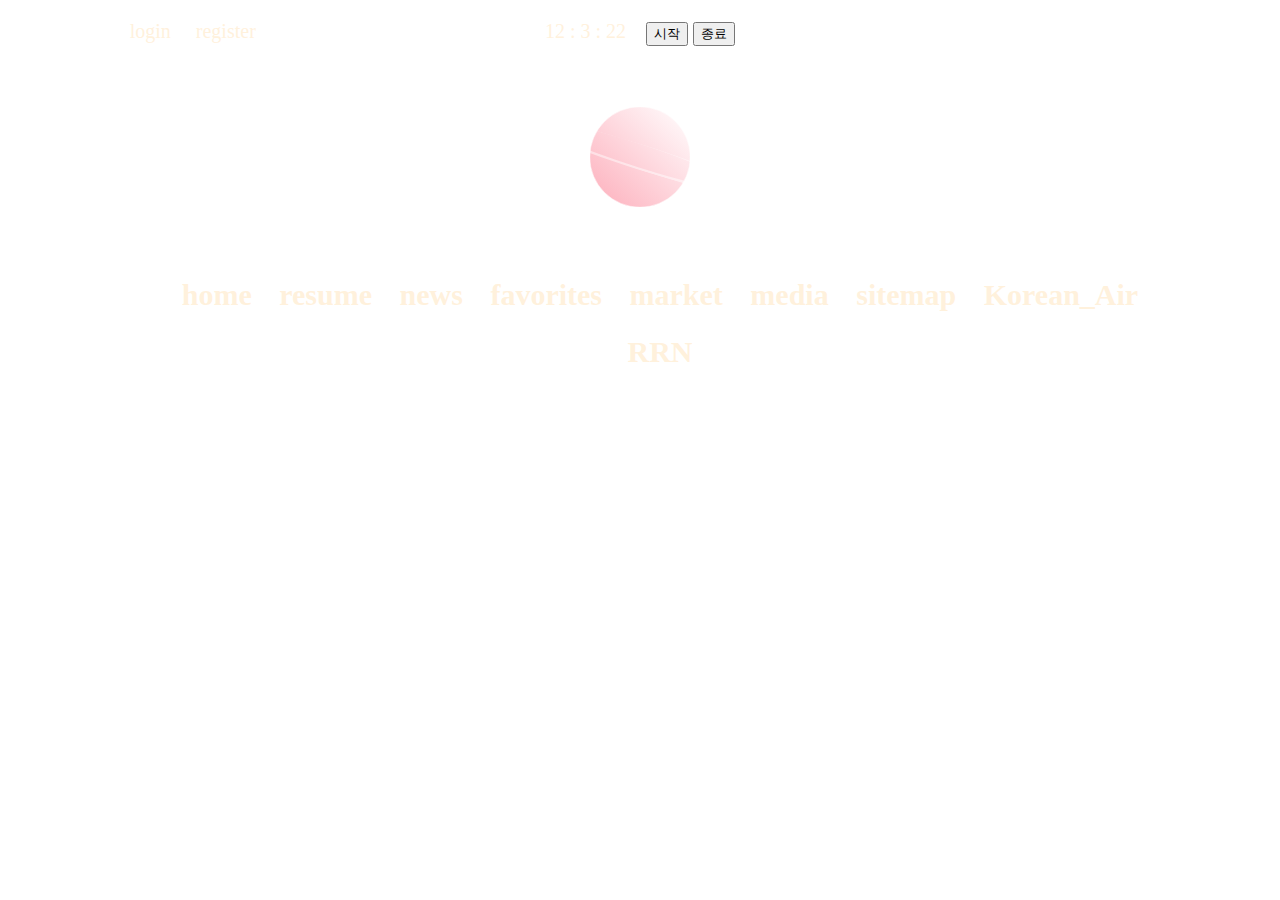
<file: index.html>
<!DOCTYPE html>
<html lang="en">

<head>
    <meta charset="UTF-8" />
    <meta http-equiv="X-UA-Compatible" content="IE=edge" />
    <meta name="viewport" content="width=device-width, initial-scale=1.0" />
    <title>김영신의 닷홈</title>
    <link rel="stylesheet" href="./CSS/index.css" />
    <link rel="stylesheet" href="./CSS/animation.css">
    <script src="./JavaScript/index.js"></script>
</head>

<login>
    <div class="box_inner">
        <div class="login_top">
            <div class="login_left">
                <a href="./login.html">login</a>
                <a href="./register.html">register</a>
            </div>
            <div class="login_center">
                <span id="time">Time</span>
                <div class="time_controller">
                    <button id="timeStart">시작</button>
                    <button id="timeStop">종료</button>
                </div>
            </div>
            <div class="login_right">

            </div>
        </div>
    </div>
</login>

<header>
    <div class="moon">
        <div id="tails"></div>
    </div>
    <div class="box_inner">
        <ul>
            <li><a href="./index.html">home</a></li>
            <li><a href="./resume.html">resume</a></li>
            <li><a href="./news.html">news</a></li>
            <li><a href="./favorites.html">favorites</a></li>
            <li><a href="./market.html">market</a></li>
            <li><a href="./media_query.html">media</a></li>
            <li><a href="./sitemap.html">sitemap</a></li>
            <li><a href="./Korean Air/Korean Air.html">Korean_Air</a></li>
            <li><a href="./civilnum.html">RRN</a></li>
        </ul>
    </div>
</header>

<body>
    <div class="tail">
        <div id="tail1"></div>
        <div id="tail2"></div>
        <div id="tail3"></div>
        <div id="tail4"></div>
        <div id="tail5"></div>
        <div id="tail6"></div>
        <div id="tail7"></div>
        <div id="tail8"></div>
        <div id="tail9"></div>
        <div id="tail10"></div>
        <div id="tail11"></div>
        <div id="tail12"></div>
    </div>
</body>
</html>
</file>
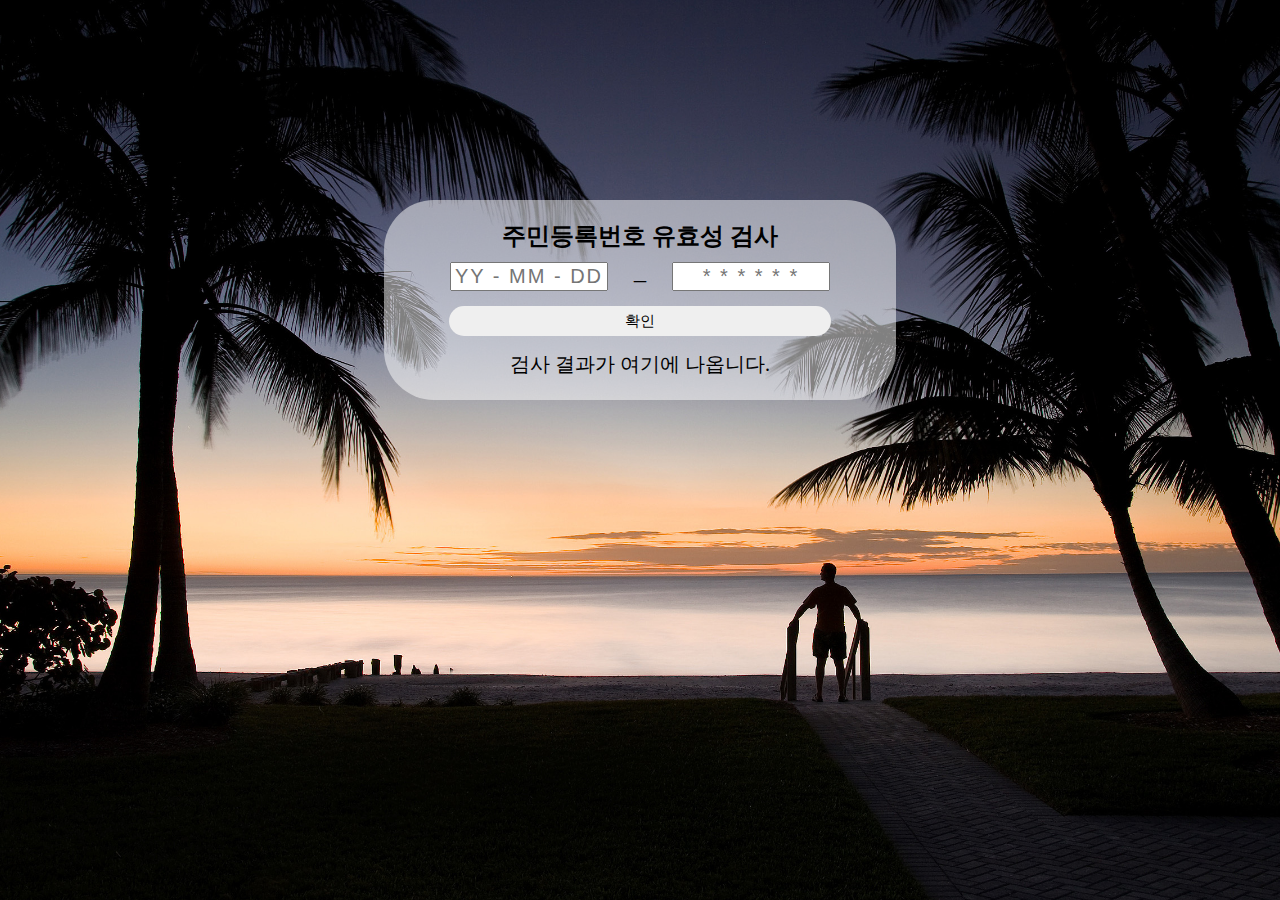
<file: civilnum.html>
<!DOCTYPE html>
<html lang="en">

<head>
    <meta charset="UTF-8">
    <meta http-equiv="X-UA-Compatible" content="IE=edge">
    <meta name="viewport" content="width=device-width, initial-scale=1.0">
    <title>주민등록번호 유효성 검사</title>
    <link rel="stylesheet" href="./CSS/civilnum.css">
    <script src="./JavaScript/civilnum.js"></script>
</head>

<body>
    <div class="box_inner">
        <main>
            <h2>주민등록번호 유효성 검사</h2>
            <div class="checkNum">
                <input type="text" id="firstNum" placeholder="YY - MM - DD">
                <span> ㅡ </span>
                <input type="password" id="rearNum" placeholder="* * * * * *">
            </div>
            <input type="button" id="civilNum_check" value="확인">
            <p id="result">검사 결과가 여기에 나옵니다.</p>
        </main>
    </div>

</body>

</html>
</file>
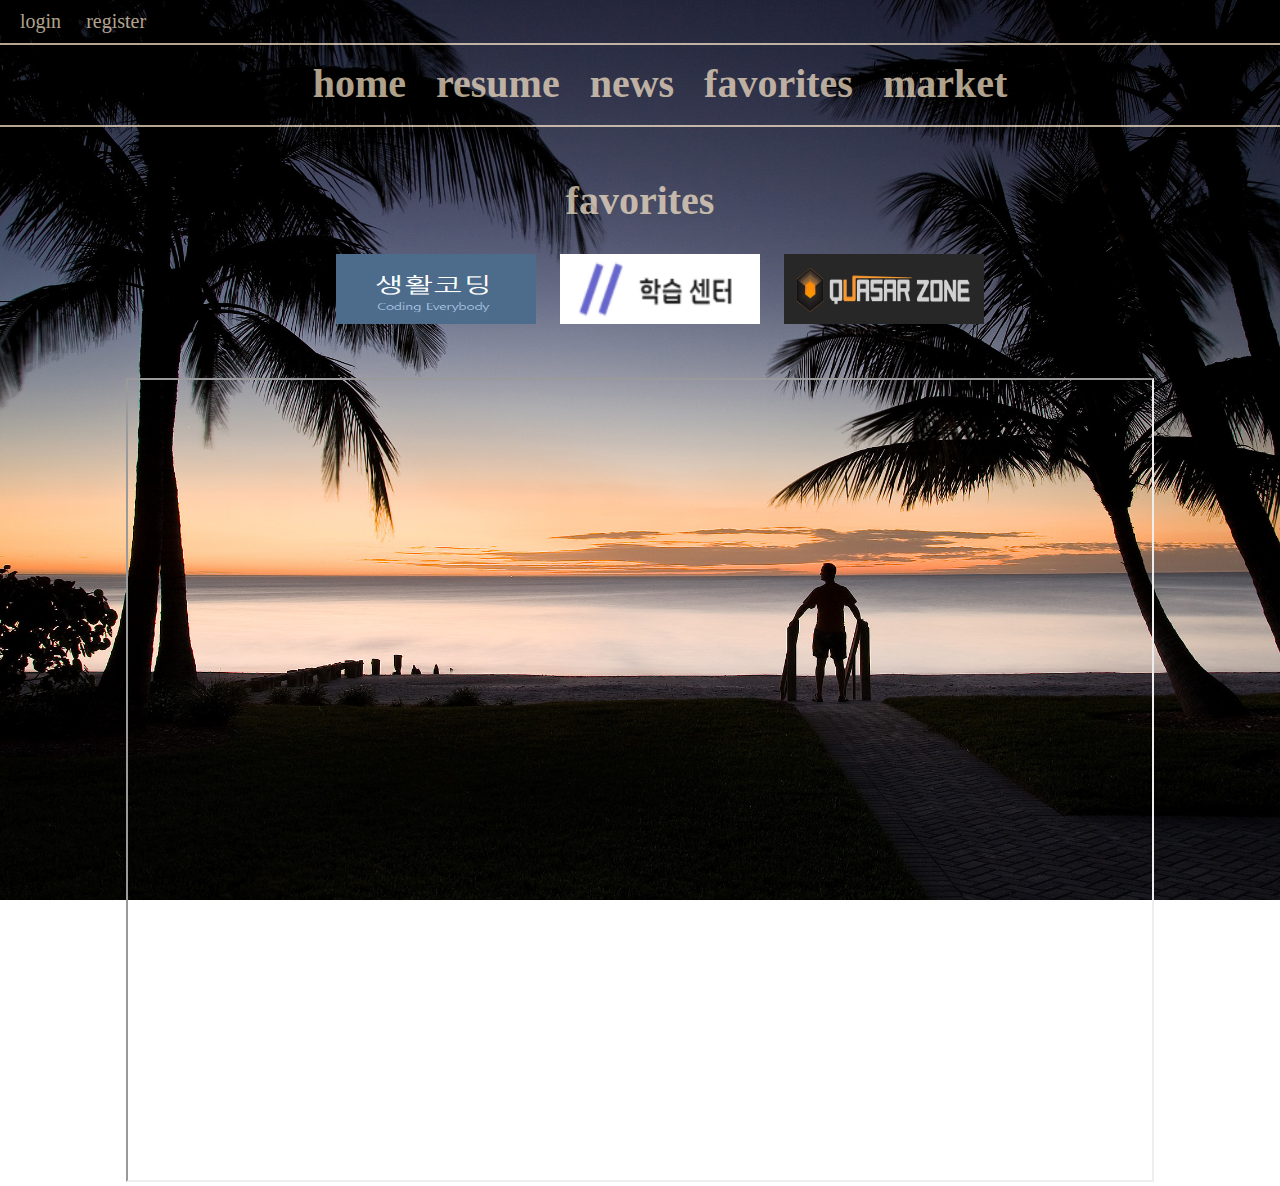
<file: favorites.html>
<!DOCTYPE html>
<html lang="en">

<head>
    <meta charset="UTF-8" />
    <meta http-equiv="X-UA-Compatible" content="IE=edge" />
    <meta name="viewport" content="width=device-width, initial-scale=1.0" />
    <title>자주 가는 사이트들</title>
    <link rel="stylesheet" href="./CSS/favorites.css" />
</head>
<login>
    <a href="./login.html">login</a>
    <a href="./register.html">register</a>
</login>
<header>
    <ul>
        <li><a href="./index.html">home</a></li>
        <li><a href="./resume.html">resume</a></li>
        <li><a href="./news.html">news</a></li>
        <li><a href="./favorites.html">favorites</a></li>
        <li><a href="./market.html">market</a></li>
    </ul>
</header>

<body>
    <h2 class="font">favorites</h2>
    <ul>
        <li>
            <a href="https://opentutorials.org/course/1" target="favorites">
                <img src="./img/생활코딩.png" alt="" />
            </a>
        </li>
        <li>
            <a href="https://koreaitgn.lms.elice.io/home" target="favorites">
                <img src="./img/앨리스코딩.png" alt="" />
            </a>
        </li>
        <li>
            <a href="https://quasarzone.com/" target="favorites">
                <img src="./img/퀘이사존.png" alt="" />
            </a>
        </li>
    </ul>

    <p>
        <iframe name="favorites"></iframe>
    </p>
</body>

</html>
</file>
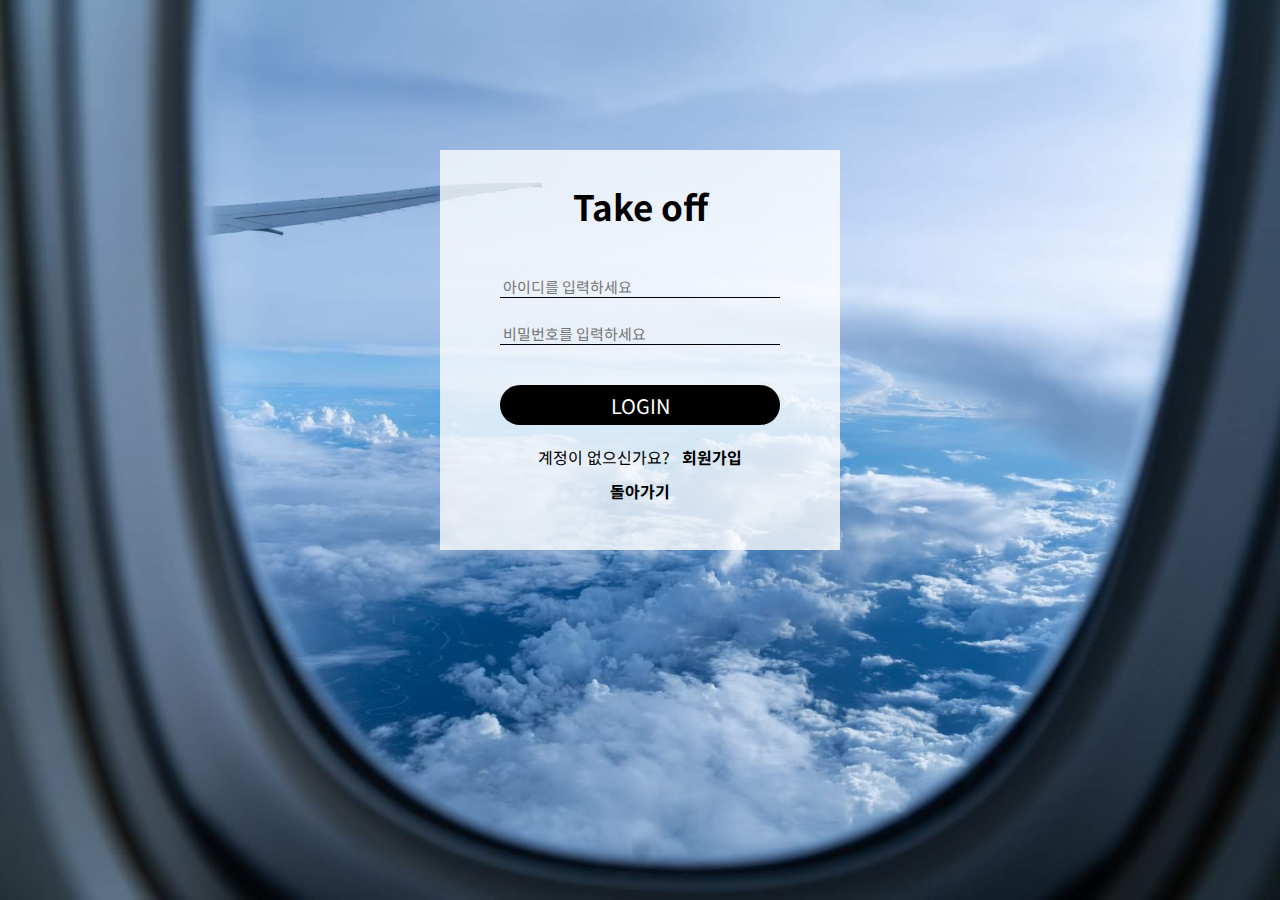
<file: login.html>
<!DOCTYPE html>
<html lang="en">

<head>
    <meta charset="UTF-8">
    <meta http-equiv="X-UA-Compatible" content="IE=edge">
    <meta name="viewport" content="width=device-width, initial-scale=1.0">
    <title>로그인
    </title>
    <link rel="stylesheet" href="./CSS/login.css">
    <link rel="preconnect" href="https://fonts.googleapis.com">
    <link rel="preconnect" href="https://fonts.gstatic.com" crossorigin>
    <link href="https://fonts.googleapis.com/css2?family=Noto+Sans+KR:wght@100;300;400;500;700;900&display=swap"
        rel="stylesheet">
</head>

<body>
    <div>
        <h2>Take off
        </h2>
        <form action="#" method="post">
            <input type="text" placeholder="아이디를 입력하세요">
            <input type="password" placeholder="비밀번호를 입력하세요">
            <input type="submit" value="LOGIN">
        </form>
        <p>계정이 없으신가요? &nbsp; <a href="./register.html">회원가입</a></p>
        <a class="null" href="./index.html">돌아가기</a>
    </div>
</body>

</html>
</file>
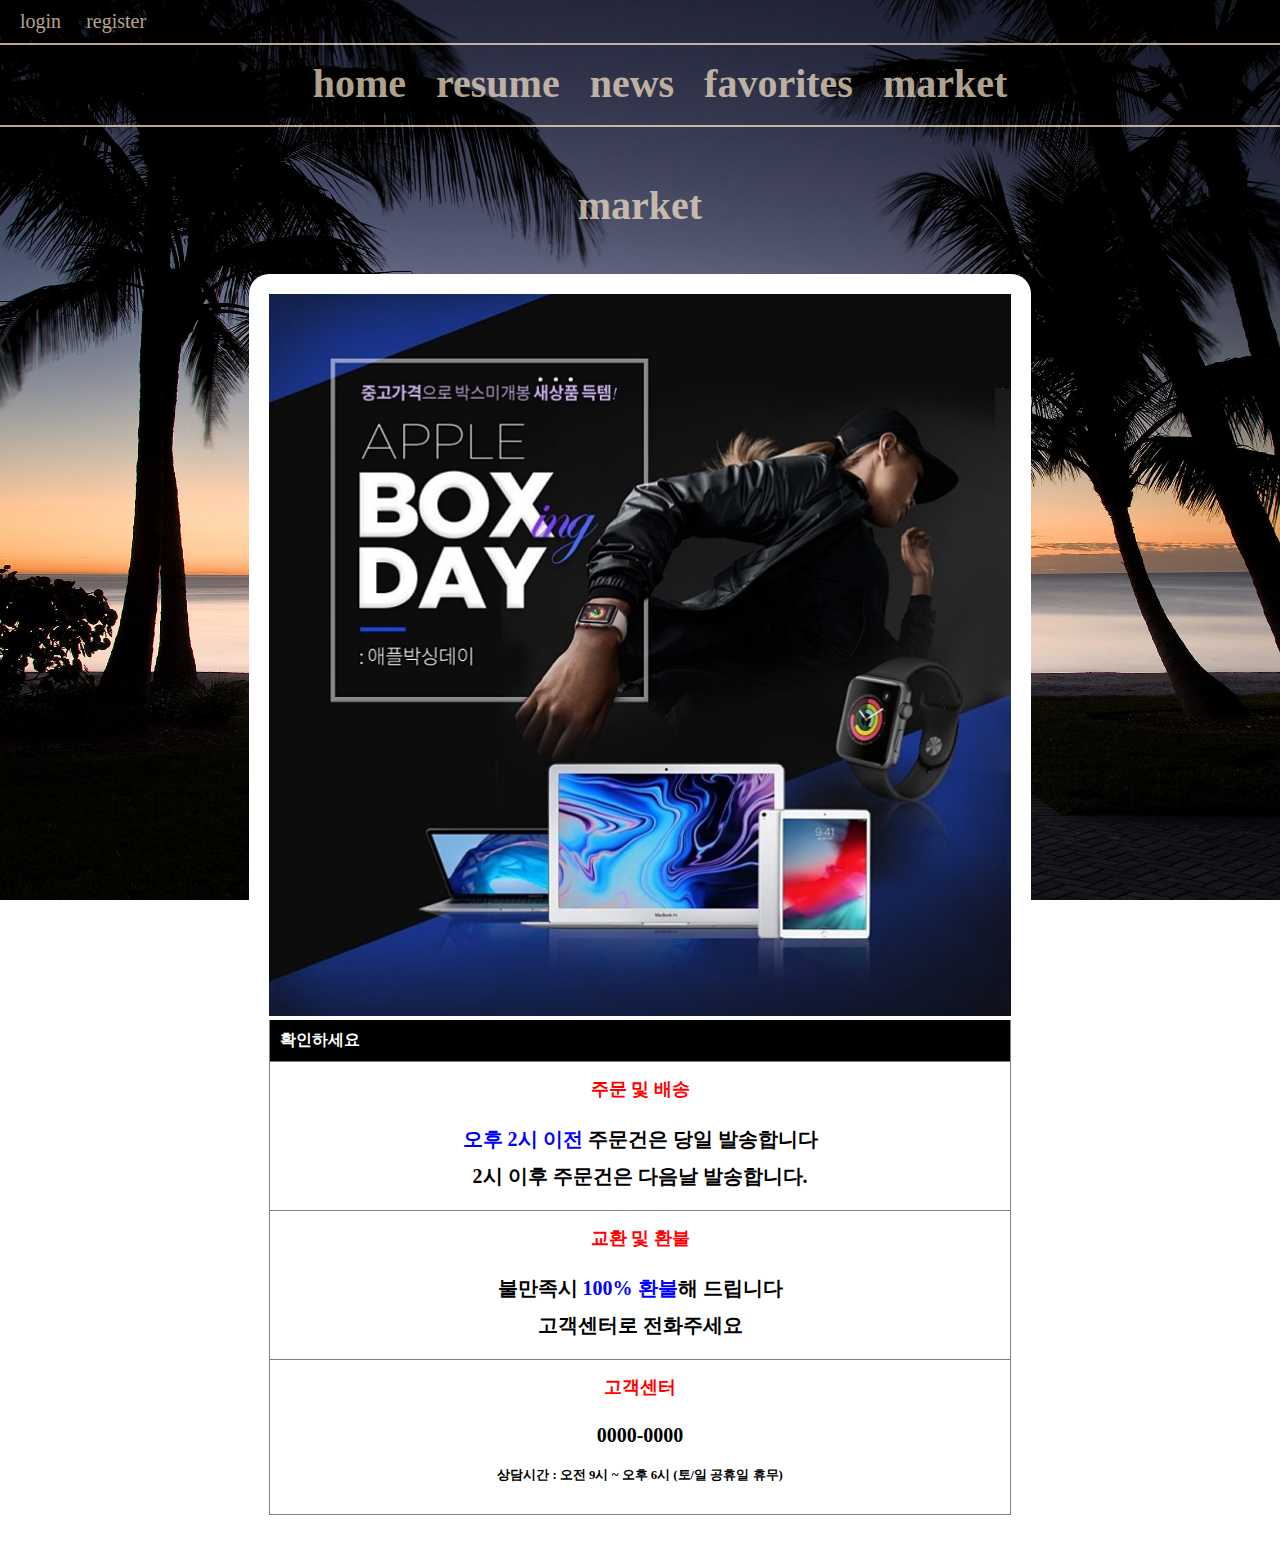
<file: market.html>
<!DOCTYPE html>
<html lang="en">

<head>
    <meta charset="UTF-8">
    <meta http-equiv="X-UA-Compatible" content="IE=edge">
    <meta name="viewport" content="width=device-width, initial-scale=1.0">
    <title>Market</title>
    <link rel="stylesheet" href="./CSS/market.css">
</head>
<login>
    <a href="./login.html">login</a>
    <a href="./register.html">register</a>
</login>
<header>
    <ul>
        <li><a href="./index.html">home</a></li>
        <li><a href="./resume.html">resume</a></li>
        <li><a href="./news.html">news</a></li>
        <li><a href="./favorites.html">favorites</a></li>
        <li><a href="./market.html">market</a></li>
    </ul>
</header>

<body>
    <h2 class="font">market</h2>
    <main>
        <p><img src="./img/apple.jpg" alt=""></p>
        <div class="conform">확인하세요</div>

        <div>
            <h2>주문 및 배송</h2>
            <p><span>오후 2시 이전</span> 주문건은 당일 발송합니다</p>
            <p>2시 이후 주문건은 다음날 발송합니다.</p>
        </div>

        <div>
            <h2>교환 및 환불</h2>
            <p>불만족시 <span>100% 환불</span>해 드립니다</p>
            <p>고객센터로 전화주세요</p>
        </div>

        <div>
            <h2>고객센터</h2>
            <p>0000-0000</p>
            <p id="time">상담시간 : 오전 9시 ~ 오후 6시 (토/일 공휴일 휴무)</p>
        </div>
    </main>
</body>
<br>

</html>
</file>
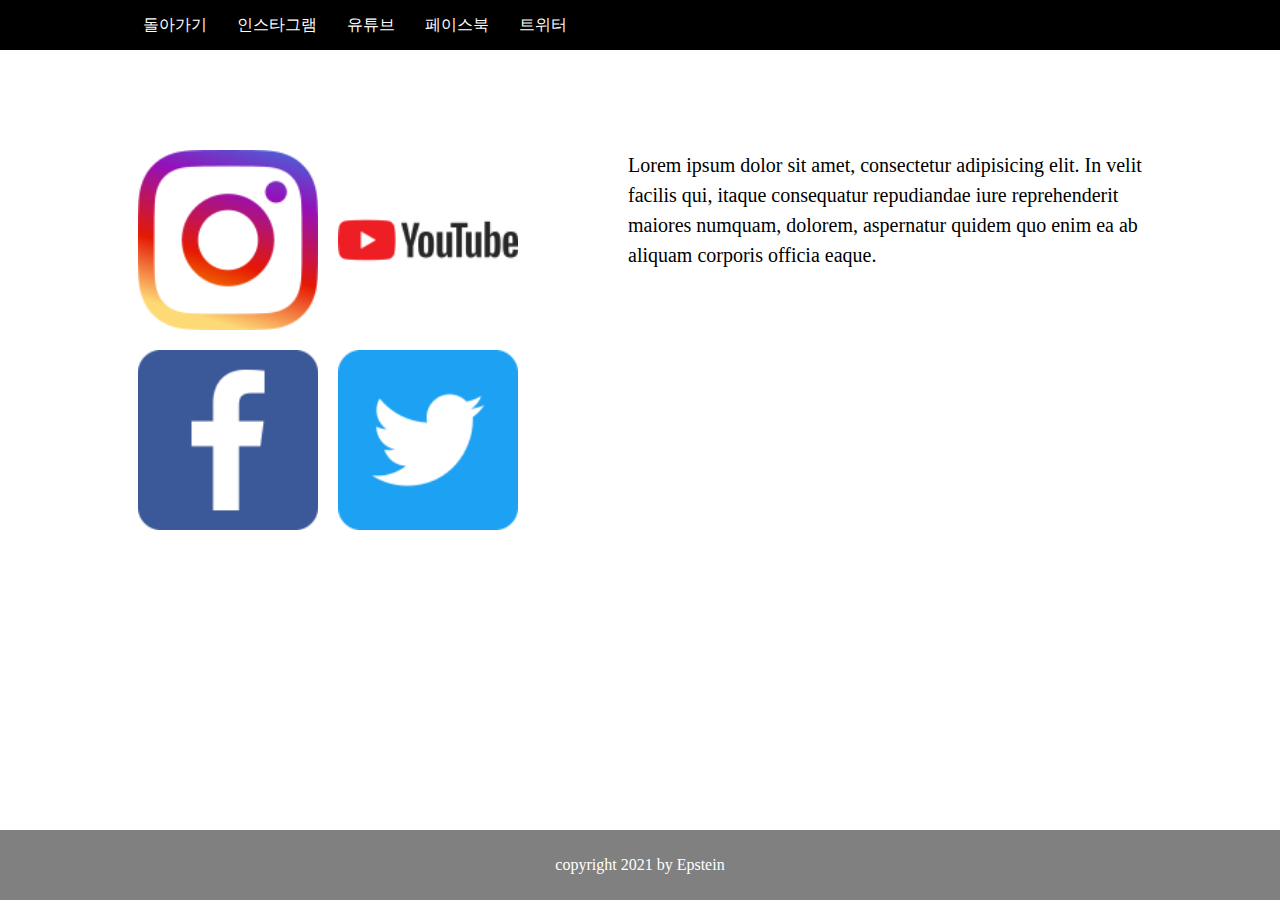
<file: media_query.html>
<!DOCTYPE html>
<html lang="en">
<head>
    <meta charset="UTF-8">
    <meta http-equiv="X-UA-Compatible" content="IE=edge">
    <meta name="viewport" content="width=device-width, initial-scale=1.0">
    <title>미디어 쿼리 - 2</title>
    <link rel="stylesheet" href="./CSS/media_query.css">
</head>
<body>
    <div id="container">
        <div class="header">
            <div class="nav">
                <ul>
                    <li><a href="./index.html">돌아가기</a></li>
                    <li>인스타그램</li>
                    <li>유튜브</li>
                    <li>페이스북</li>
                    <li>트위터</li>
                </ul>
            </div>
        </div>
        <div id="contents">
            <div id="intro">
                <img src="./img/instagram.png" alt="인스타그램">
                <img src="./img/youtube.png" alt="유튜브">
                <img src="./img/facebook.png" alt="페이스북">
                <img src="./img/twitter.png" alt="트위터">
            </div>
            <div id="desc" class="text">
                <p>Lorem ipsum dolor sit amet, consectetur adipisicing elit. In velit facilis qui, itaque consequatur repudiandae iure reprehenderit maiores numquam, dolorem, aspernatur quidem quo enim ea ab aliquam corporis officia eaque.</p>
            </div>
        </div>
        <div id="footer">
            <p>copyright 2021 by Epstein</p>
        </div>
    </div>
</body>
</html>
</file>
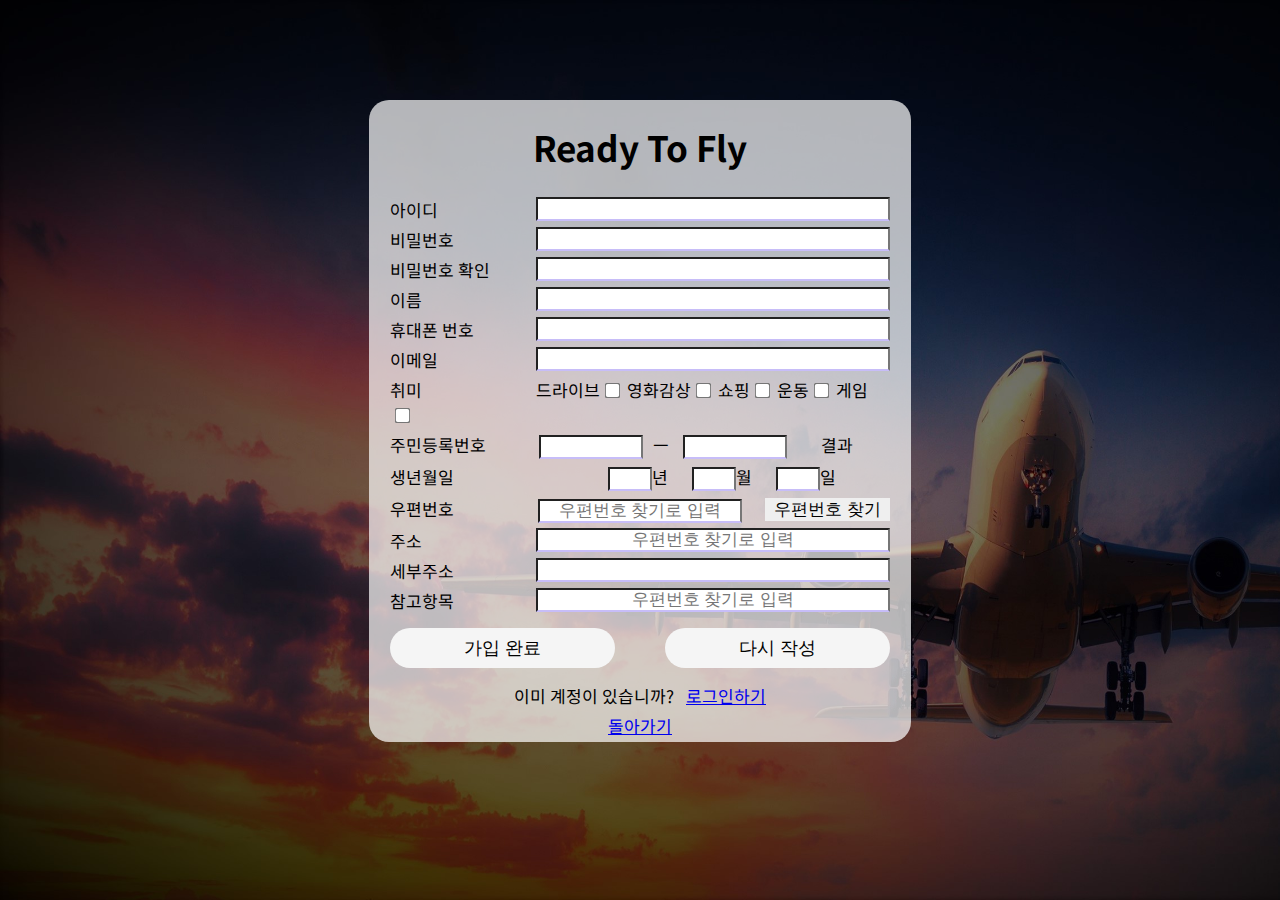
<file: register.html>
<!DOCTYPE html>
<html lang="en">

<head>
    <meta charset="UTF-8" />
    <meta http-equiv="X-UA-Compatible" content="IE=edge" />
    <meta name="viewport" content="width=device-width, initial-scale=1.0" />
    <title>회원 가입</title>
    <link rel="stylesheet" href="./CSS/register.css" />
    <link rel="preconnect" href="https://fonts.googleapis.com" />
    <link rel="preconnect" href="https://fonts.gstatic.com" crossorigin />
    <link href="https://fonts.googleapis.com/css2?family=Noto+Sans+KR:wght@100;300;400;500;700;900&display=swap"
        rel="stylesheet" />
    <script src="//t1.daumcdn.net/mapjsapi/bundle/postcode/prod/postcode.v2.js"></script>
    <script src="https://code.jquery.com/jquery-3.6.0.min.js"
    integrity="sha256-/xUj+3OJU5yExlq6GSYGSHk7tPXikynS7ogEvDej/m4=" crossorigin="anonymous"></script>
    <script>
        function execDaumPostcode() {
            new daum.Postcode({
                oncomplete: function(data) {
                    // 팝업에서 검색결과 항목을 클릭했을때 실행할 코드를 작성하는 부분.

                    // 각 주소의 노출 규칙에 따라 주소를 조합한다.
                    // 내려오는 변수가 값이 없는 경우엔 공백('')값을 가지므로, 이를 참고하여 분기 한다.
                    var addr = ""; // 주소 변수
                    var extraAddr = ""; // 참고항목 변수

                    //사용자가 선택한 주소 타입에 따라 해당 주소 값을 가져온다.
                    if (data.userSelectedType === "R") {
                        // 사용자가 도로명 주소를 선택했을 경우
                        addr = data.roadAddress;
                    } else {
                        // 사용자가 지번 주소를 선택했을 경우(J)
                        addr = data.jibunAddress;
                    }

                    // 사용자가 선택한 주소가 도로명 타입일때 참고항목을 조합한다.
                    if (data.userSelectedType === "R") {
                        // 법정동명이 있을 경우 추가한다. (법정리는 제외)
                        // 법정동의 경우 마지막 문자가 "동/로/가"로 끝난다.
                        if (data.bname !== "" && /[동|로|가]$/g.test(data.bname)) {
                            extraAddr += data.bname;
                        }
                        // 건물명이 있고, 공동주택일 경우 추가한다.
                        if (data.buildingName !== "" && data.apartment === "Y") {
                            extraAddr +=
                                extraAddr !== ""
                                    ? ", " + data.buildingName
                                    : data.buildingName;
                        }
                        // 표시할 참고항목이 있을 경우, 괄호까지 추가한 최종 문자열을 만든다.
                        if (extraAddr !== "") {
                            extraAddr = " (" + extraAddr + ")";
                        }
                        // 조합된 참고항목을 해당 필드에 넣는다.
                        document.getElementById("address3").value = extraAddr;
                    } else {
                        document.getElementById("address3").value = "";
                    }

                    // 우편번호와 주소 정보를 해당 필드에 넣는다.
                    document.getElementById("zipcode").value = data.zonecode;
                    document.getElementById("address1").value = addr;
                    // 커서를 상세주소 필드로 이동한다.
                    document.getElementById("address2").focus();
                },
            }).open();
        }
    </script>
</head>

<body>
    <div id="wrapper">
        <h2>Ready To Fly</h2>
        <form action="#" method="post" name="regform" onsubmit="return sendit()">
            <p>
                아이디
                <input type="text" name="userid" id="userid" maxlength="20" />
            </p>
            <p>
                비밀번호
                <input type="password" name="userpw" id="userpw" maxlength="20" />
            </p>
            <p>
                비밀번호 확인
                <input type="password" name="userpw_re" id="userpw_re" maxlength="20" />
            </p>
            <p>이름 <input type="text" name="name" id="name" /></p>
            <p>휴대폰 번호 <input type="text" name="hp" id="hp" /></p>
            <p>이메일 <input type="email" name="email" id="email" /></p>
            <p>
                취미
                <label>드라이브<input type="checkbox" name="hobby" value="드라이브" /></label>
                <label>영화감상<input type="checkbox" name="hobby" value="영화감상" /></label>
                <label>쇼핑<input type="checkbox" name="hobby" value="쇼핑" /></label>
                <label>운동<input type="checkbox" name="hobby" value="운동" /></label>
                <label>게임<input type="checkbox" name="hobby" value="게임" /></label>
            </p>
            <p>
                주민등록번호
                <input type="text" name="ssn1" id="ssn1" maxlength="6" onkeyup="moveFocus()" /><span>ㅡ</span>
                <input type="text" name="ssn2" id="ssn2" maxlength="7" onkeyup="isPerson()" />
                <span id="RNN_check">결과</span>
            </p>
            <p id="birth">
                생년월일 
                <input type="text" name="year" readonly />년
                <input type="text" name="month" readonly />월
                <input type="text" name="day" readonly />일
            </p>
            <p>
                우편번호
                <input type="text" name="zipcode" id="zipcode" readonly />
                <input type="button" value="우편번호 찾기" name="zipBtn" onclick="execDaumPostcode()" />
            </p>
            <p>주소 <input type="text" name="address1" id="address1" readonly /></p>
            <p>세부주소 <input type="text" name="address2" id="address2" /></p>
            <p>
                참고항목 <input type="text" name="address3" id="address3" readonly />
            </p>
            <p>
                <input type="submit" value="가입 완료" />
                <input type="reset" value="다시 작성" />
            </p>
        </form>
        <p class="null">
            이미 계정이 있습니까? &nbsp; <a href="./login.html">로그인하기</a>
        </p>
        <p><a href="./index.html">돌아가기</a></p>
    </div>
</body>
<script src="./JavaScript/register.js"></script>

</html>
</file>
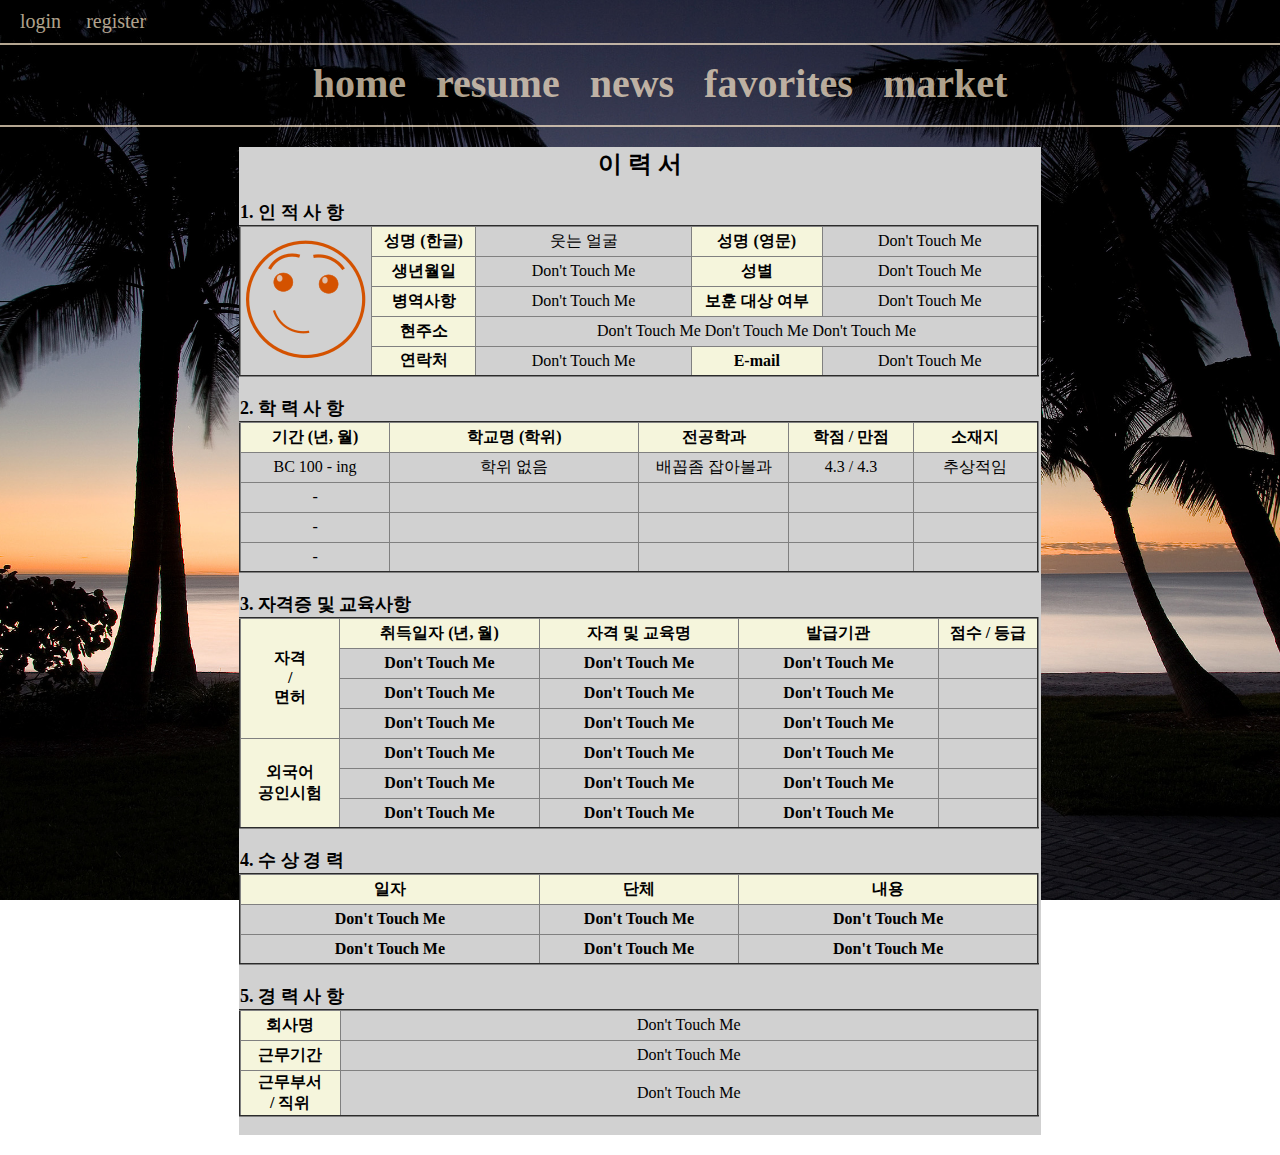
<file: resume.html>
<!DOCTYPE html>
<html lang="en">

<head>
    <meta charset="UTF-8" />
    <meta http-equiv="X-UA-Compatible" content="IE=edge" />
    <meta name="viewport" content="width=device-width, initial-scale=1.0" />
    <title>나를 누르지 마세요</title>
    <link rel="stylesheet" href="./CSS/resume.css" />
</head>
<login>
    <a href="./login.html">login</a>
    <a href="./register.html">register</a>
</login>
<header>
    <ul>
        <li><a href="./index.html">home</a></li>
        <li><a href="./resume.html">resume</a></li>
        <li><a href="./news.html">news</a></li>
        <li><a href="./favorites.html">favorites</a></li>
        <li><a href="./market.html">market</a></li>
    </ul>
</header>

<main>

    <body>
        <table align="center">
            <tr>
                <td align="center" width="800">
                    <h2>이 력 서</h2>
                </td>
            </tr>
        </table>

        <table width="800" align="center">
            <tr>
                <td>
                    <br />
                    <p><b class="string">1. 인 적 사 항</b></p>
                </td>
            </tr>
        </table>

        <table border="2" width="800" align="center">
            <colgroup>
                <col width="110" />
                <col width="120" />
                <col width="250" />
                <col width="150" />
                <col width="250" />
            </colgroup>

            <tr height="30">
                <th rowspan="5">
                    <a
                        href="https://image.fmkorea.com/files/attach/new/20180508/4330174/991486863/1048342035/0a4f22e8f85b7111a5eb413dd581ec46.jpg"><img
                            src="./img/happy.png" alt="누르지 마세요" title="누르지 마세요" /></a>
                </th>
                <th class="color">성명 (한글)</th>
                <td align="center">웃는 얼굴</td>
                <th class="color">성명 (영문)</th>
                <td align="center">Don't Touch Me</td>
            </tr>
            <tr height="30">
                <th class="color">생년월일</th>
                <td align="center">Don't Touch Me</td>
                <th class="color">성별</th>
                <td align="center">Don't Touch Me</td>
            </tr>
            <tr height="30" align="center">
                <th class="color">병역사항</th>
                <td>Don't Touch Me</td>
                <th class="color">보훈 대상 여부</th>
                <td>Don't Touch Me</td>
            </tr>
            <tr height="30">
                <th class="color">현주소</th>
                <td colspan="3" align="center">
                    Don't Touch Me Don't Touch Me Don't Touch Me
                </td>
            </tr>
            <tr height="30">
                <th class="color">연락처</th>
                <td align="center">Don't Touch Me</td>
                <th class="color">E-mail</th>
                <td align="center">Don't Touch Me</td>
            </tr>
        </table>

        <table width="800" align="center">
            <tr>
                <td>
                    <br />
                    <p><b class="string">2. 학 력 사 항</b></p>
                </td>
            </tr>
        </table>

        <table width="800" align="center" border="2">
            <colgroup>
                <col width="150" />
                <col width="250" />
                <col width="150" />
                <col width="125" />
                <col width="125" />
            </colgroup>

            <tr class="color" height="30">
                <th class="color">기간 (년, 월)</th>
                <th class="color">학교명 (학위)</th>
                <th class="color">전공학과</th>
                <th class="color">학점 / 만점</th>
                <th class="color">소재지</th>
            </tr>
            <tr align="center" height="30">
                <td>BC 100 - ing</td>
                <td>학위 없음</td>
                <td>배꼽좀 잡아볼과</td>
                <td>4.3 / 4.3</td>
                <td>추상적임</td>
            </tr>
            <tr align="center" height="30">
                <td>-</td>
                <td></td>
                <td></td>
                <td></td>
                <td></td>
            </tr>
            <tr align="center" height="30">
                <td>-</td>
                <td></td>
                <td></td>
                <td></td>
                <td></td>
            </tr>
            <tr align="center" height="30">
                <td>-</td>
                <td></td>
                <td></td>
                <td></td>
                <td></td>
            </tr>
        </table>

        <table width="800" align="center">
            <tr>
                <td>
                    <br />
                    <p><b class="string">3. 자격증 및 교육사항</b></p>
                </td>
            </tr>
        </table>

        <table width="800" align="center" border="2">
            <colgroup>
                <col width="100" />
                <col width="200" />
                <col width="200" />
                <col width="200" />
                <col width="100" />
            </colgroup>
            <tr height="30">
                <th class="color" rowspan="4">
                    자격<br />
                    <p>/</p>
                    면허
                </th>
                <th class="color">취득일자 (년, 월)</th>
                <th class="color">자격 및 교육명</th>
                <th class="color">발급기관</th>
                <th class="color">점수 / 등급</th>
            </tr>
            <tr height="30">
                <th>Don't Touch Me</th>
                <th>Don't Touch Me</th>
                <th>Don't Touch Me</th>
                <th></th>
            </tr>
            <tr height="30">
                <th>Don't Touch Me</th>
                <th>Don't Touch Me</th>
                <th>Don't Touch Me</th>
                <th></th>
            </tr>
            <tr height="30">
                <th>Don't Touch Me</th>
                <th>Don't Touch Me</th>
                <th>Don't Touch Me</th>
                <th></th>
            </tr>
            <tr height="30">
                <th class="color" rowspan="3">
                    <p>외국어</p>
                    <p>공인시험</p>
                </th>
                <th>Don't Touch Me</th>
                <th>Don't Touch Me</th>
                <th>Don't Touch Me</th>
                <th></th>
            </tr>
            <tr height="30">
                <th>Don't Touch Me</th>
                <th>Don't Touch Me</th>
                <th>Don't Touch Me</th>
                <th></th>
            </tr>
            <tr height="30">
                <th>Don't Touch Me</th>
                <th>Don't Touch Me</th>
                <th>Don't Touch Me</th>
                <th></th>
            </tr>
        </table>

        <table width="800" align="center">
            <tr>
                <td>
                    <br />
                    <p><b class="string">4. 수 상 경 력</b></p>
                </td>
            </tr>
        </table>

        <table width="800" align="center" border="2">
            <colgroup>
                <col width="300" />
                <col width="200" />
                <col width="300" />
            </colgroup>
            <tr height="30">
                <th class="color">일자</th>
                <th class="color">단체</th>
                <th class="color">내용</th>
            </tr>
            <tr height="30">
                <th>Don't Touch Me</th>
                <th>Don't Touch Me</th>
                <th>Don't Touch Me</th>
            </tr>
            <tr height="30">
                <th>Don't Touch Me</th>
                <th>Don't Touch Me</th>
                <th>Don't Touch Me</th>
            </tr>
        </table>

        <table width="800" align="center">
            <tr>
                <td>
                    <br />
                    <p><b class="string">5. 경 력 사 항</b></p>
                </td>
            </tr>
        </table>

        <table width="800" align="center" border="2">
            <colgruop>
                <col width="100" />
            </colgruop>
            <tr height="30" align="center">
                <th class="color">회사명</th>
                <td>Don't Touch Me</td>
            </tr>
            <tr height="30" align="center">
                <th class="color">근무기간</th>
                <td>Don't Touch Me</td>
            </tr>
            <tr height="30" align="center">
                <th class="color">근무부서 <br />/ 직위</th>
                <td>Don't Touch Me</td>
            </tr>
        </table>

        <br />
    </body>
</main>

</html>
</file>
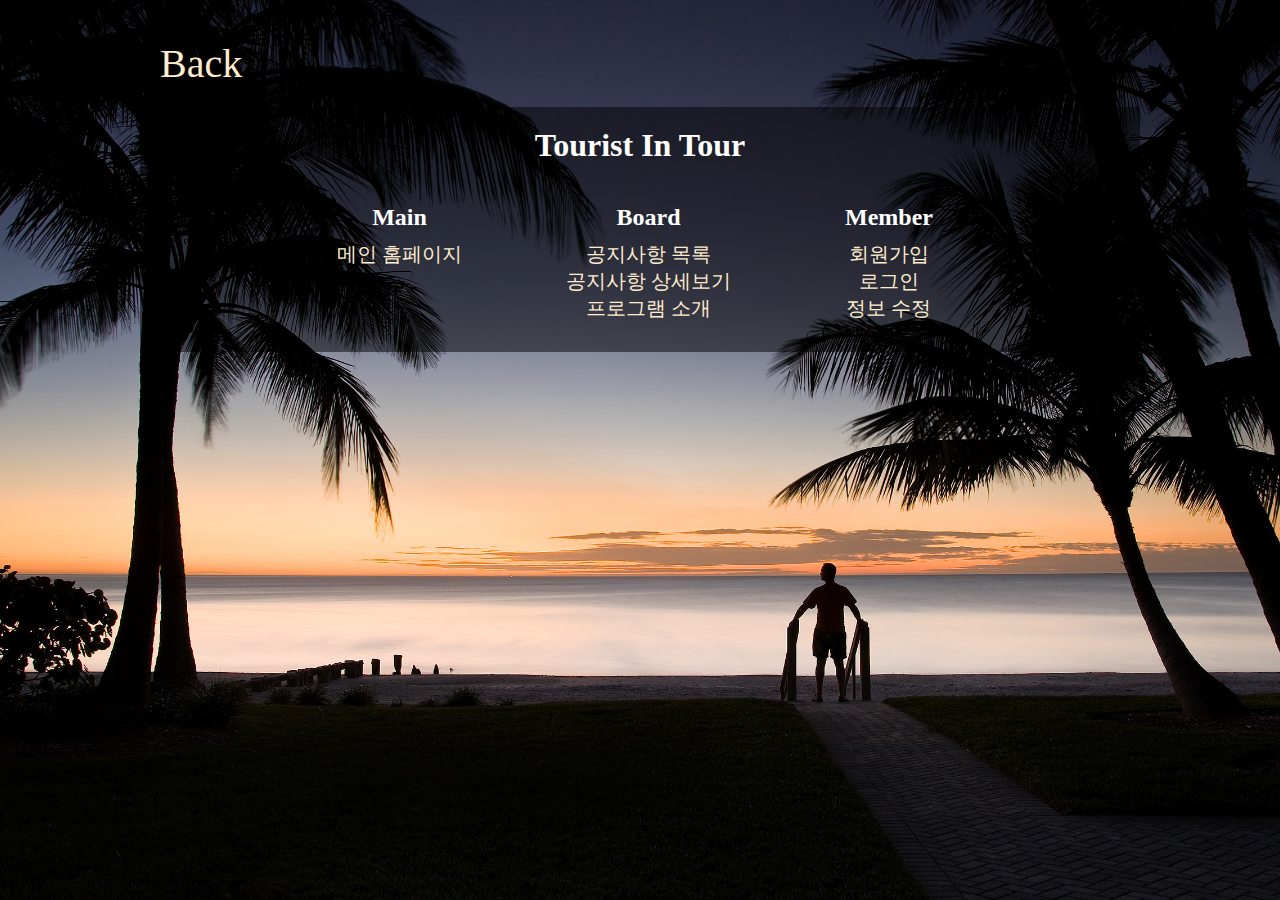
<file: sitemap.html>
<!DOCTYPE html>
<html lang="en">

<head>
    <meta charset="UTF-8">
    <meta http-equiv="X-UA-Compatible" content="IE=edge">
    <meta name="viewport" content="width=device-width, initial-scale=1.0">
    <title>SiteMap</title>
    <link rel="stylesheet" href="./CSS/sitemap.css">
</head>

<body>
    <div id="container">

        <div id="wrapper">
            <a href="./index.html">Back</a>
            <div class="sitemap">
                <h1>Tourist In Tour</h1>
                <ul class="main">
                    <h2>Main</h2>
                    <li><a href="./tour/index.html">메인 홈페이지</a></li>
                </ul>

                <ul class="board">
                    <h2>Board</h2>
                    <li><a href="./tour/board/notice_list.html">공지사항 목록</a></li>
                    <li><a href="./tour/board/notice_view.html">공지사항 상세보기</a></li>
                    <li><a href="./tour/board/program.html">프로그램 소개</a></li>
                </ul>

                <ul class="member">
                    <h2>Member</h2>
                    <li><a href="./tour/member/join.html">회원가입</a></li>
                    <li><a href="./tour/member/login.html">로그인</a></li>
                    <li><a href="./tour/member/mypage.html">정보 수정</a></li>
                </ul>
            </div>
        </div>
    </div>
</body>

</html>
</file>
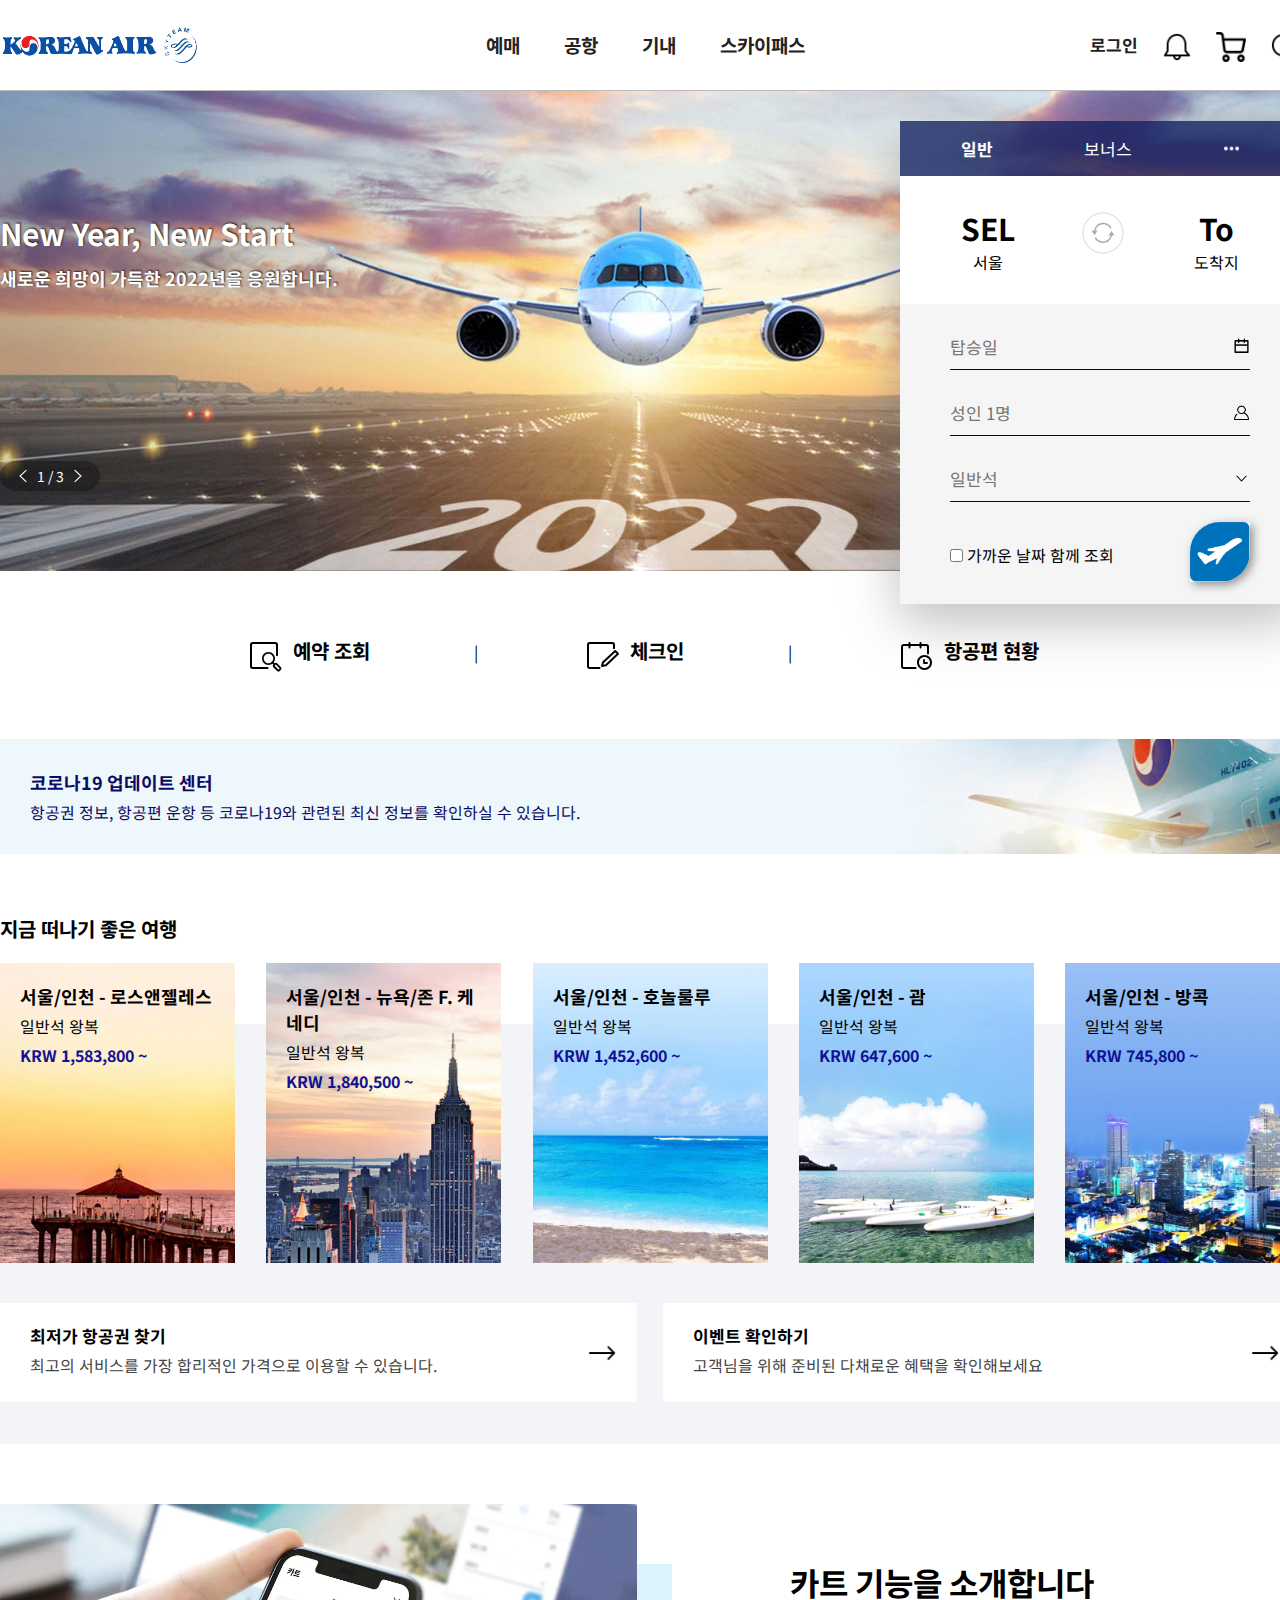
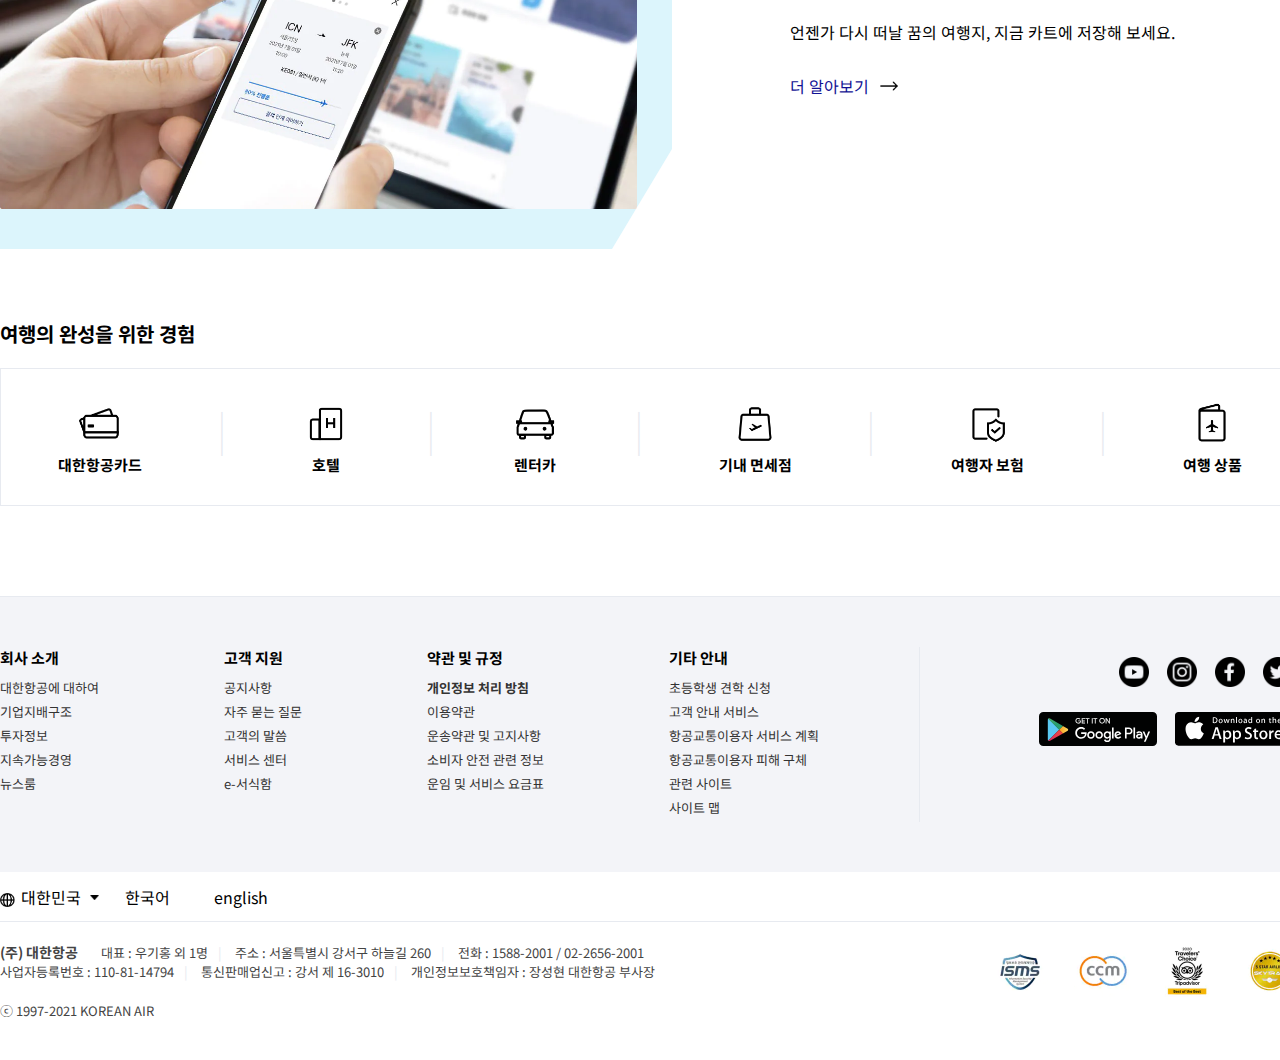
<file: Korean Air/Korean Air.html>
<!DOCTYPE html>
<html lang="en">
  <head>
    <meta charset="UTF-8" />
    <meta http-equiv="X-UA-Compatible" content="IE=edge" />
    <meta name="viewport" content="width=device-width, initial-scale=1.0" />
    <title>Korean Air</title>
    <link rel="stylesheet" href="./CSS/common.css" />
    <link rel="preconnect" href="https://fonts.googleapis.com" />
    <link rel="preconnect" href="https://fonts.gstatic.com" crossorigin />
    <link
      href="https://fonts.googleapis.com/css2?family=Noto+Sans+KR:wght@100;300;400;500;700;900&display=swap"
      rel="stylesheet"
    />
  </head>

  <body>
    <header>
      <div class="top_menu box_inner">
        <img
          src="./images/corporation_logo.png"
          alt="Korean Air"
          class="dir_left"
        />
        <ul class="dir_center">
          <li><a href="#">예매</a></li>
          <li><a href="#">공항</a></li>
          <li><a href="#">기내</a></li>
          <li><a href="#">스카이패스</a></li>
        </ul>
        <ul class="dir_right">
          <li><a href="#">로그인</a></li>
          <li>
            <a href="#"
              ><img src="./images/ico_notification.png" alt="ico_notification"
            /></a>
          </li>
          <li>
            <a href="#"><img src="./images/ico_cart.png" alt="ico_cart" /></a>
          </li>
          <li>
            <a href="#"
              ><img src="./images/ico_magnifier.png" alt="ico_magnifier"
            /></a>
          </li>
          <li>
            <a href="#"
              ><img src="./images/ico_menubar.png" alt="ico_magnifier"
            /></a>
          </li>
        </ul>
      </div>
    </header>
    <!-- 헤더 끝 -->
    <!-- 본문 시작 -->
    <section class="logo">
      <div class="box_inner">
        <div class="logo_text">
          <h1>New Year, New Start</h1>
          <p>새로운 희망이 가득한 2022년을 응원합니다.</p>
          <div class="logo_arrow">
            <a href="#"><img src="./images/ico_left.png" alt="" /></a>
            <span>1 / 3</span>
            <a href="#"><img src="./images/ico_left.png" alt="" /></a>
          </div>
        </div>

        <div class="trip_schedule">
          <ul class="select">
            <li><a href="#">일반</a></li>
            <li><a href="#">보너스</a></li>
            <li>
              <a href="#"><img src="./images/ico_dot.png" alt="" /></a>
            </li>
          </ul>

          <div class="from_to">
            <ul>
              <li>
                <h1>SEL</h1>
                <p>서울</p>
              </li>
              <li><img src="./images/ico_convert.png" alt="ico_convert" /></li>
              <li>
                <h1>To</h1>
                <p>도착지</p>
              </li>
            </ul>
          </div>
          <div class="input">
            <form action="" method="post">
              <input type="text" placeholder="탑승일" />
              <input type="text" placeholder="성인 1명" />
              <input type="text" placeholder="일반석" />
              <ul>
                <li>
                  <input type="checkbox" id="check" />
                  <label for="check">가까운 날짜 함께 조회</label>
                </li>
                <li>
                  <a href="#"><img src="./images/ico_fly.png" alt="" /></a>
                </li>
              </ul>
            </form>
          </div>
        </div>
      </div>
    </section>

    <!-- 리저브 체크 섹션 -->
    <section class="reserve_check">
      <ul>
        <li>
          <a href="#"
            ><label
              ><img src="./images/ico_booking.svg" alt="" />
              <span>예약 조회</span></label
            ></a
          >
        </li>
        <li>
          <a href="#"
            ><label
              ><img src="./images/ico__checkin.svg" alt="" />
              <span>체크인</span></label
            ></a
          >
        </li>
        <li>
          <a href="#"
            ><label
              ><img src="./images/ico__schedule.svg" alt="" />
              <span>항공편 현황</span></label
            ></a
          >
        </li>
      </ul>
    </section>
    <!-- 리저브 체크 섹션 끝 -->
    <!-- 질병 센터 섹션 -->
    <section class="covid">
      <div class="box_inner">
        <div>
          <a href="#">
            <label>
              <h1>코로나19 업데이트 센터</h1>
              <p>
                항공권 정보, 항공편 운항 등 코로나19와 관련된 최신 정보를
                확인하실 수 있습니다.
              </p>
            </label> </a
          >
        </div>
      </div>
    </section>
    <!-- 질병 센터 섹션끝 -->

    <!-- trip_now 섹션 시작-->
    <section class="trip_now">
      <div class="box_inner">
        <h1>지금 떠나기 좋은 여행</h1>
        <ul>
          <a href="#">
            <li>
              <h2>서울/인천 - 로스앤젤레스</h2>
              <p>일반석 왕복</p>
              <span>KRW 1,583,800 ~</span>
            </li>
          </a>

          <a href="#">
            <li>
              <h2>서울/인천 - 뉴욕/존 F. 케네디</h2>
              <p>일반석 왕복</p>
              <span>KRW 1,840,500 ~</span>
            </li>
          </a>

          <a href="#">
            <li>
              <h2>서울/인천 - 호놀룰루</h2>
              <p>일반석 왕복</p>
              <span>KRW 1,452,600 ~</span>
            </li>
          </a>

          <a href="#">
            <li>
              <h2>서울/인천 - 괌</h2>
              <p>일반석 왕복</p>
              <span>KRW 647,600 ~</span>
            </li>
          </a>

          <a href="#">
            <li>
              <h2>서울/인천 - 방콕</h2>
              <p>일반석 왕복</p>
              <span>KRW 745,800 ~</span>
            </li>
          </a>

          <a href="#" class="part_down">
            <li>
              <h2>최저가 항공권 찾기</h2>
              <p>최고의 서비스를 가장 합리적인 가격으로 이용할 수 있습니다.</p>
            </li>
          </a>

          <a href="#" class="part_down">
            <li>
              <h2>이벤트 확인하기</h2>
              <p>고객님을 위해 준비된 다채로운 혜택을 확인해보세요</p>
            </li>
          </a>
        </ul>
      </div>
    </section>
    <!-- trip_now 섹션 끝-->

    <!-- 카트 기능 섹션 시작 -->
    <section class="cart">
      <div class="cart_decoration">
        <div class="triangle"></div>
      </div>
      <div class="box_inner">
        <ul>
          <li><img src="./images/cart_middle_image-pc.webp" alt="cart" /></li>
          <li>
            <div class="cart_txt">
              <h1>카트 기능을 소개합니다</h1>
              <p>언젠가 다시 떠날 꿈의 여행지, 지금 카트에 저장해 보세요.</p>
              <a href="#"
                ><label><span>더 알아보기</span></label></a
              >
            </div>
          </li>
        </ul>
      </div>
    </section>
    <!-- 카트 기능 섹션 끝 -->

    <!-- trip_experience 섹션 시작 -->
    <section class="trip_experience">
      <div class="box_inner">
        <h1>여행의 완성을 위한 경험</h1>
        <div class="exp_nav">
          <ul>
            <a href="#">
              <li>
                <img src="./images/ico_creditcard.png" alt="" />
                <h2>대한항공카드</h2>
              </li>
            </a>
            <span class="separate">|</span>
            <a href="#">
              <li>
                <img src="./images/ico_hotel.png" alt="" />
                <h2>호텔</h2>
              </li>
            </a>
            <span class="separate">|</span>
            <a href="#">
              <li>
                <img src="./images/ico_rentcar.png" alt="" />
                <h2>렌터카</h2>
              </li>
            </a>
            <span class="separate">|</span>
            <a href="#">
              <li>
                <img src="./images/ico_dutyfree.png" alt="" />
                <h2>기내 면세점</h2>
              </li>
            </a>
            <span class="separate">|</span>
            <a href="#">
              <li>
                <img src="./images/ico_insuarance.png" alt="" />
                <h2>여행자 보험</h2>
              </li>
            </a>
            <span class="separate">|</span>
            <a href="#">
              <li>
                <img src="./images/ico_guidebook.png" alt="" />
                <h2>여행 상품</h2>
              </li>
            </a>
          </ul>
        </div>
      </div>
    </section>
    <!-- trip_experience 섹션 끝 -->

    <!-- 본문 끝 -->
    <!-- 푸터 -->
    <footer>
      <div id="footer">
        <div class="foot_nav">
          <div class="box_inner">
            <div class="foot_list">
              <ul>
                <h1>회사 소개</h1>
                <li><a href="#">대한항공에 대하여</a></li>
                <li><a href="#">기업지배구조</a></li>
                <li><a href="#">투자정보</a></li>
                <li><a href="#">지속가능경영</a></li>
                <li><a href="#">뉴스룸</a></li>
              </ul>
              <ul>
                <h1>고객 지원</h1>
                <li><a href="#">공지사항</a></li>
                <li><a href="#">자주 묻는 질문</a></li>
                <li><a href="#">고객의 말씀</a></li>
                <li><a href="#">서비스 센터</a></li>
                <li><a href="#">e-서식함</a></li>
              </ul>
              <ul>
                <h1>약관 및 규정</h1>
                <li>
                  <a href="#"><strong>개인정보 처리 방침</strong></a>
                </li>
                <li><a href="#">이용약관</a></li>
                <li><a href="#">운송약관 및 고지사항</a></li>
                <li><a href="#">소비자 안전 관련 정보</a></li>
                <li><a href="#">운임 및 서비스 요금표</a></li>
              </ul>
              <ul>
                <h1>기타 안내</h1>
                <li><a href="#">초등학생 견학 신청</a></li>
                <li><a href="#">고객 안내 서비스</a></li>
                <li><a href="#">항공교통이용자 서비스 계획</a></li>
                <li><a href="#">항공교통이용자 피해 구체</a></li>
                <li><a href="#">관련 사이트</a></li>
                <li><a href="#">사이트 맵</a></li>
              </ul>
            </div>
            <div class="sns_link">
              <div class="sns_wrapper">
                <ul class="sns_list">
                  <li>
                    <a href="#"
                      ><img src="./images/ico_youtube.png" alt=""
                    /></a>
                  </li>
                  <li>
                    <a href="#"><img src="./images/ico_insta.png" alt="" /></a>
                  </li>
                  <li>
                    <a href="#"
                      ><img src="./images/ico_facebook.png" alt=""
                    /></a>
                  </li>
                  <li>
                    <a href="#"
                      ><img src="./images/ico_twitter.png" alt=""
                    /></a>
                  </li>
                </ul>
                <ul class="os_list">
                  <li>
                    <a href="#"
                      ><img src="./images/banner-googleplay.svg" alt=""
                    /></a>
                  </li>
                  <li>
                    <a href="#"
                      ><img src="./images/banner-appstore.svg" alt=""
                    /></a>
                  </li>
                </ul>
              </div>
            </div>
          </div>
        </div>
        <div class="foot_language">
          <div class="box_inner">
            <ul>
              <li class="cur_language">
                <img src="./images/ico_international.png" alt="" /> 대한민국
              </li>
              <li>한국어</li>
              <li>english</li>
            </ul>
          </div>
        </div>
        <div class="copyright">
          <div class="box_inner">
            <div class="copytxt">
              <p>
                <span class="copy_ttl">(주) 대한항공</span>
                <!-- 1 -->
                <span>대표 : 우기홍 외 1명</span>
                <!-- 2 -->
                <span>주소 : 서울특별시 강서구 하늘길 260</span
                ><!-- 3 -->
                <span class="br_able">전화 : 1588-2001 / 02-2656-2001</span
                ><!-- 4 -->
                <span class="br_able">사업자등록번호 : 110-81-14794</span
                ><!-- 5 -->
                <span class="br_able">통신판매업신고 : 강서 제 16-3010</span
                ><!-- 6 -->
                <span class="br_able"
                  >개인정보보호책임자 : 장성현 대한항공 부사장</span
                ><!-- 7 -->
              </p>
              <p>ⓒ 1997-2021 KOREAN AIR</p>
            </div>
            <div class="awardlist">
              <ul>
                <li>
                  <a href="#"><img src="./images/ico_isms.png" alt="" /></a>
                </li>
                <li>
                  <a href="#"><img src="./images/ico_ccm.png" alt="" /></a>
                </li>
                <li>
                  <a href="#"><img src="./images/ico_wings.png" alt="" /></a>
                </li>
                <li>
                  <a href="#"><img src="./images/ico_awards.png" alt="" /></a>
                </li>
              </ul>
            </div>
          </div>
        </div>
      </div>
    </footer>
  </body>
</html>
</file>
<file: CSS/index.css>
/* 전체 마진을 제거 */
* {
  margin-top: 0;
  margin-left: 0;
  margin-right: 0;
  margin-bottom: 0;
}
/* 배경화면 설정 */
body {
  /* background-image: url("../img/석양.jpg");
    background-size: cover;
    background-attachment: fixed;
    background-position: center;
    background-repeat: no-repeat; */
  width: 100%;
  animation: background 6s ease forwards;
  overflow: hidden;
}

.box_inner {
  width: 1024px;
  margin: 0 auto;
}

.login_top {
  display: flex;
  padding-top: 20px;
  justify-content: space-around;
  color: rgba(255, 235, 205, 0.705);
}
.login_top > div {
  width: 33%;
  box-sizing: border-box;
  font-size: 20px;
}
.login_left,
.login_right {
  animation: appear 2s ease-in-out forwards;
}
.login_left a {
  text-decoration: none;
  color: rgba(255, 235, 205, 0.705);
  margin-right: 20px;
}
.login_center {
  display: flex;
  justify-content: center;
}
.login_center > #time{margin-right: 20px;}

header {
  margin-top: 20px;
  min-width: max-content;
  animation: appear 2s ease-in-out forwards;
}
header ul {
  display: flex;
  justify-content: space-around;
  flex-wrap: wrap;
  list-style: none;
  text-align: center;
  font-size: 30px;
  text-decoration: none;
}
header li {
  font-family: "Times";
  font-weight: bold;
  display: inline-block;
  text-decoration-line: none;
  padding: 10px;
}
header li > a {
  text-decoration: none;
  color: rgba(255, 235, 205, 0.705);
}
header a:after {
  display: block;
  content: "";
  border-bottom: solid 3px rgba(255, 235, 205, 0.705);
  transform: scaleX(0);
  transition: transform 250ms ease-in-out;
}

header a:hover:after {
  transform: scaleX(1);
}
</file>
<file: CSS/animation.css>
.tail {
    height: 1px;
    width: 100%;
    position: absolute;
    top: -20%;
  }
  body .tail > div {
    width: 10px;
    height: 5px;
    position: absolute;
    /* transform: rotateZ(-45deg) ; */
    /* background-color: rgba(255, 255, 255, 0.37); */
    filter: drop-shadow(45deg);
    box-shadow: 20px 20px 5px white;
    animation: fall linear infinite;
  }
  #tail1 {
    top: 300px;
    left: 20%;
    animation-duration: 7s;
  }
  #tail2 {
    top: 400px;
    left: 6%;
    animation-duration: 5.8s;
  }
  #tail3 {
    top: 340px;
    left: 70%;
    animation-duration: 8.9s;
  }
  #tail4 {
    top: 210px;
    left: 50%;
    animation-duration: 10.1s;
  }
  #tail5 {
    top: 100px;
    left: 20%;
    animation-duration: 9.5s;
  }
  #tail6 {
    top: 120px;
    left: 90%;
    animation-duration: 6.8s;
  }
  #tail7 {
    top: 90px;
    left: 40%;
    animation-duration: 9.1s;
  }
  #tail8 {
    top: 90px;
    left: 75%;
    animation-duration: 6.5s;
  }
  #tail9 {
    top: 500px;
    left: 55%;
    animation-duration: 7.4s;
  }
  #tail10 {
    top: 600px;
    left: 20%;
    animation-duration: 6.2s;
  }
  #tail11 {
    top: 400px;
    right: 100px;
    animation-duration: 5.2s;
  }
  #tail12 {
    top: 600px;
    right: 100px;
    animation-duration: 4.7s;
  }
  .moon {
    position: relative;
    margin: 0 auto;
    top: -10px;
    width: 200px;
    height: 200px;
    border: 1px solid white;
    background: -webkit-linear-gradient(left bottom, rgb(253, 174, 187), white);
    border-radius: 50%;
    /* box-shadow: 0px 0px 20px white; */
    transform: scale(0.5);
    animation: lightappear 10s ease forwards, bling 2s linear alternate infinite;
  }
  #tails {
    position: relative;
    margin: 0 auto;
    top: 90px;
    width: 200px;
    height: 200px;
    border: 20px solid rgba(255, 255, 255, 0.473);
    border-radius: 50%;
    border-bottom-style: none;
    transform: translateY(-100px) translateX(-20px) scale(0.7) skewX(70deg)
      rotateZ(-120deg);
  }
  @keyframes fall {
    from {
      transform: rotateZ(-70deg) translateX(600px);
    }
    50% {
      transform: rotateZ(-70deg) translateX(-200px);
    }
    to {
      transform: rotateZ(-70deg) translateX(-1000px);
    }
  }
  @keyframes appear {
    from {
      opacity: 0;
    }
    to {
      opacity: unset;
    }
  }
  @keyframes lightappear {
    from {
      opacity: 0;
    }
    to {
      opacity: 0.4;
    }
  }
  @keyframes bling {
    from {
      box-shadow: 0px 0px 20px white;
    }
    to {
      box-shadow: 0px 0px 100px white;
    }
  }
  @keyframes left {
    from {
      position: relative;
      left: 200px;
    }
    to {
      position: relative;
      left: 10px;
    }
  }
  @keyframes background {
    from {
      background-image: url("../img/석양.jpg");
      background-size: cover;
      background-attachment: fixed;
      background-position: center;
      background-repeat: no-repeat;
    }
    to {
      background-image: url("../img/밤편집.jpg");
      background-size: cover;
      background-attachment: fixed;
      background-position: center;
      background-repeat: no-repeat;
    }
  }
</file>
<file: CSS/civilnum.css>
* {
    margin: 0;
}

body {
  background-image: url("../img/석양.jpg");
  background-size: cover;
  background-attachment: fixed;
  background-position: center;
  background-repeat: no-repeat;
}

.box_inner{
    width: 1024px;
    margin: 0 auto;
    box-sizing: border-box;
}
main{
    box-sizing: border-box;
    margin: 200px auto 0;
    padding: 20px;
    width: 50%;
    height: 200px;
    text-align: center;
    background-color: rgba(255, 255, 255, 0.5);
    border-radius: 50px;
}
main > h2 {
    margin-bottom: 10px;
}
.checkNum > input{
    width: 150px;
    letter-spacing: 2px;
    text-align: center;
    font-size: 20px;
}
.checkNum > span{
    margin: 0 20px;
}
main > input{
    margin: 15px 0;
    width: 81%;
    height: 30px;
    font-size: 15px;
    border: none;
    border-radius: 20px;
}
main > input:hover {
    cursor: pointer;
    font-size: 20px;
}

main > #result {
    font-size: 20px;
}
</file>
<file: CSS/favorites.css>
* {
  margin-top: 0;
  margin-left: 0;
  margin-right: 0;
  margin-bottom: 0;
}

body {
  background-image: url("../img/석양.jpg");
  background-size: cover;
  background-attachment: fixed;
  background-position: center;
  background-repeat: no-repeat;
}
login {
  position: relative;
  left: 20px;
  top: 10px;
  font-size: 20px;
  word-spacing: 20px;
  font-family: "Times";
}
login a {
  text-decoration: none;
  color: rgba(255, 235, 205, 0.705);
}
header {
  border: 2px solid rgba(255, 235, 205, 0.705);
  border-left-style: none;
  border-right-style: none;
  margin-top: 20px;
  min-width: max-content;
}
header ul {
  list-style: none;
  text-align: center;
  font-size: 40px;
  text-decoration: none;
  margin: 15px;
  word-spacing: 20px;
}
header li {
  font-family: "Times";
  font-weight: bold;
  display: inline-block;
  text-decoration-line: none;
}
header li > a {
  text-decoration: none;
  color: rgba(255, 235, 205, 0.705);
}
header a:after {
  display: block;
  content: "";
  border-bottom: solid 3px rgba(255, 235, 205, 0.705);
  transform: scaleX(0);
  transition: transform 250ms ease-in-out;
}
header a:hover:after {
  transform: scaleX(1);
}
body > ul > li {
  display: inline-block;
  margin-left: 10px;
  margin-right: 10px;
  margin-bottom: 50px;
}
body > ul {
  text-align: center;
}

img {
  width: 200px;
  height: 70px;
}
p {
  text-align: center;
}
iframe {
  width: 80%;
  height: 800px;
}
.font {
  font-family: Times;
  font-size: 40px;
  color: rgba(255, 235, 205, 0.705);
  margin: 30px;
  margin-top: 50px;
  text-shadow: 3px, 3px, 3px, black;
  text-align: center;
}
</file>
<file: CSS/login.css>
* {
  margin: 0;
  padding: 0;
  text-align: center;
  font-family: "Noto Sans KR", sans-serif;
}

body {
  background-image: url(../img/로그인창문.jpg);
  background-size: cover;
  background-attachment: fixed;
  background-repeat: no-repeat;
}

div {
  width: 400px;
  height: 400px;
  margin: 150px auto;
  background-color: rgba(255, 255, 255, 0.767);
}

h2 {
  position: relative;
  top: 30px;
  font-size: 35px;
}

form {
  position: relative;
  top: 50px;
}

input {
  display: block;
  margin: 20px auto;
  width: 70%;
  font-size: 20px;
}

input:focus {
  outline: 0;
}

input[type="password"],
input[type="text"] {
  border-bottom: 1px solid black;
  border-top: none;
  border-left: none;
  border-right: none;
  background-color: unset;
  text-align: left;
  text-indent: 3px;
  font-size: 15px;
  margin: 25px auto 0 auto;
}

input[type="submit"] {
  border: none;
  background-color: black;
  height: 40px;
  border-radius: 100px;
  margin-top: 40px;
  color: white;
  cursor: pointer;
}

p {
  position: relative;
  top: 50px;
}
.null {
  position: relative;
  display: block;
  top: 60px;
}
a {
  text-decoration: none;
  color: black;
  font-weight: bold;
}
</file>
<file: CSS/market.css>
* {
  margin-top: 0;
  margin-left: 0;
  margin-right: 0;
  margin-bottom: 0;
}
login {
  position: relative;
  left: 20px;
  top: 10px;
  font-size: 20px;
  word-spacing: 20px;
  font-family: "Times";
}
login a {
  text-decoration: none;
  color: rgba(255, 235, 205, 0.705);
}
header {
  border: 2px solid rgba(255, 235, 205, 0.705);
  border-left-style: none;
  border-right-style: none;
  margin-top: 20px;
  min-width: max-content;
}
header ul {
  list-style: none;
  text-align: center;
  font-size: 40px;
  text-decoration: none;
  margin: 15px;
  word-spacing: 20px;
}
header li {
  font-family: "Times";
  font-weight: bold;
  display: inline-block;
  text-decoration-line: none;
}
header li > a {
  text-decoration: none;
  color: rgba(255, 235, 205, 0.705);
}
header a:after {
  display: block;
  content: "";
  border-bottom: solid 3px rgba(255, 235, 205, 0.705);
  transform: scaleX(0);
  transition: transform 250ms ease-in-out;
}
header a:hover:after {
  transform: scaleX(1);
}
body {
  background-image: url("../img/석양.jpg");
  background-size: cover;
  background-attachment: fixed;
  background-position: center;
  background-repeat: no-repeat;
}

main {
  width: fit-content;
  height: fit-content;
  padding: 20px;
  background-color: white;
  margin: 0 auto;
  margin-top: 20px;
  border-radius: 20px;
}

span {
  color: blue;
}

h2 {
  color: red;
  padding: 15px;
  font-size: 18px;
  margin-bottom: 10px;
  text-align: center;
}

img {
  width: 742px;
  height: 722px;
}

div {
  width: 740px;
  border: 1px solid gray;
  border-top-style: none;
  align-content: center;
  margin: 0 auto;
  text-align: center;
}

div > p {
  font-size: 20px;
  font-weight: bold;
  margin-bottom: 10px;
}

div > p:last-child {
  font-size: 20px;
  margin-bottom: 20px;
  font-weight: bold;
}

.conform {
  width: 720px;
  text-align: left;
  padding: 10px;
  font-size: 1em;
  background-color: black;
  color: white;
  font-weight: bold;
}

#time {
  color: black;
  font-size: 0.8em;
  font-weight: bold;
  margin-top: 20px;
  margin-bottom: 30px;
}

.font {
  font-family: Times;
  font-size: 40px;
  color: rgba(255, 235, 205, 0.705);
  margin: 30px;
  margin-top: 40px;
  text-shadow: 3px, 3px, 3px, black;
}
</file>
<file: CSS/media_query.css>
*{
    margin: 0;
    padding: 0;
    box-sizing: border-box;
}
#container{
    width: 100%;
}
.header{
    width: 100%;
    background-color: black;
}
.nav>ul{
    height: 50px;
    list-style: none;
    color: white;
    font-size: 12px;
}
.nav>ul>li{
    float: left;
    padding: 10px;
    margin: 5px;
}
.nav>ul>li:first-child{
    display: none;
}
/*
    구형폰 : 320px
    현재폰 : 360px ~ 375px
*/
.nav,#contents{
    width: 310px;
    margin: 0 auto;
}
#intro{
    width: 100%;
    margin-bottom: 20px;
}
#intro > img{
    width: 100%;
    padding: 10px;
}
#desc{
    width: 100%;
    padding: 10px;
    line-height: 1.5;
    font-size: 16px;
}
#footer{
    width: 100%;
    height: 50px;
    padding: 20px;
    background-color: black;
    color: white;
    text-align: center;
    line-height: 10px;
}

/*
    태블릿 : 768px ~
 */

@media screen and (min-width: 768px) {
    .nav, #contents{
        width: 750px;
        margin: 0 auto;
    }
    #intro{
        width: 100%;
    }
    #intro > img{
        width: 20%;
        padding: 10px;
    }
    #desc{
        width: 100%;
        padding: 10px;
        margin: 10px auto;
    }
    #footer{
        height: 70px;
        padding: 30px;
        background-color: gray;
    }
}

/*
    데스크탑 가로 사이즈 : 1024px ~
*/
@media screen and (min-width:1024px) {
.nav, #contents{
    width:1024px;
    margin: 0 auto;
}
div.header{
    margin:0 auto 90px;
}
.nav>ul>li{font-size: 16px;}
#contents{
    clear: left;
}
.nav>ul>li:first-child{
    display: unset;
}
.nav>ul>li>a{
    color: white;
    text-decoration: none;
}

#intro > img{
    width: 200px;
    padding: 10px;
}
div#intro{
    width: 500px;
    display: flex;
    flex-wrap: wrap;
    float:left
}
div#desc{
    font-size: 20px;
}
#footer{
    position: fixed;
    bottom: 0;
}
}
</file>
<file: CSS/register.css>
* {
  margin: 0;
  padding: 0%;
}

body {
  background-image: url(../img/로그인이미지편집.jpg);
  background-size: cover;
  background-repeat: no-repeat;
  background-attachment: fixed;
  overflow-x: hidden;
}
#wrapper {
  position: relative;
  top: 100px;
  margin: 0 auto;
  padding: 20px;
  width: 500px;
  height: 600px;
  background-color: rgba(255, 255, 255, 0.7);
  font-family: "Noto Sans KR", sans-serif;
  border: 1px solid rgba(135, 207, 235, 0);
  border-radius: 20px;
}
h2 {
  font-size: 35px;
  text-align: center;
  padding-bottom: 20px;
}
p {
  font-size: 17px;
  margin: 2px;
  margin: 5px 0px;
}

input {
  border-bottom: 2px solid rgba(52, 13, 230, 0.275);
  font-size: 17px;
  outline: none;
}

form > p:nth-child(1) > input {
  float: right;
  width: 70%;
  text-align: center;
}
form > p:nth-child(2) > input {
  float: right;
  width: 70%;
  text-align: center;
}
form > p:nth-child(3) > input {
  float: right;
  width: 70%;
  text-align: center;
}
form > p:nth-child(4) > input {
  float: right;
  width: 70%;
  text-align: center;
}
form > p:nth-child(5) > input {
  float: right;
  width: 70%;
  text-align: center;
}
form > p:nth-child(6) > input {
  float: right;
  width: 70%;
  text-align: center;
}
/* form > p:nth-child(7) > input */

input[type="checkbox"] {
  margin-left: 10px;
  position: relative;
  left: -4px;
  transform: scale(1.2);
}
p > label:first-child {
  margin-left: 110px;
}
input[name*="ssn"] {
  width: 100px;
}
/* 주민등록 */
form > p:nth-child(8) > input {
  text-align: center;
}
form > p:nth-child(8) > input:first-child {
  margin-left: 49px;
}
form > p:nth-child(8) > span {
  padding: 0px 10px;
}
#RNN_check {
  margin-left: 20px;
}
/* 끝 */
form > p:nth-child(9){
  width: 100%;
}
form > p:nth-child(9) > input{
  width: 8%;
  text-align: center;
}
form > p:nth-child(9) > input:first-child{
  margin-left: 150px;
}
form > p:nth-child(9) > input:first-child ~ input{
margin-left: 20px;
}
form > p:nth-child(10) > input {
  width: 40%;
  text-align: center;
  margin-left: 80px;
}
form > p:nth-child(10) > input + input {
  width: 25%;
  margin: 0px;
  float: right;
  text-align: center;
  border: none;
  position: relative;
  top: 2px;
}
form > p:nth-child(11) > input {
  float: right;
  width: 70%;
  text-align: center;
}
form > p:nth-child(12) > input {
  float: right;
  width: 70%;
  text-align: center;
}
form > p:nth-child(13) > input {
  float: right;
  width: 70%;
  text-align: center;
}
form > p:nth-child(14) {
  display: flex;
  box-sizing: border-box;
  padding: 10px 0px;
  justify-content: space-between;
  height: 60px;
}
form > p:nth-child(14) > input {
  background-color: whitesmoke;
  border: none;
  font-size: 18px;
  width: 45%;
  border-radius: 20px;
  padding: 4px;
}
form > p:nth-child(14) > input:hover {
  cursor: pointer;
}
.null {
  text-align: center;
}

#wrapper > p:last-child {
  text-align: center;
}
</file>
<file: CSS/resume.css>
* {
  margin-top: 0;
  margin-left: 0;
  margin-right: 0;
  margin-bottom: 0;
}

body {
  background-image: url("../img/석양.jpg");
  background-size: cover;
  background-attachment: fixed;
  background-position: center;
  background-repeat: no-repeat;
}
login {
  position: relative;
  left: 20px;
  top: 10px;
  font-size: 20px;
  font-family: Times, serif;
  word-spacing: 20px;
}
login a {
  text-decoration: none;
  color: rgba(255, 235, 205, 0.705);
}
header {
  border: 2px solid rgba(255, 235, 205, 0.705);
  border-left-style: none;
  border-right-style: none;
  margin-top: 20px;
  min-width: max-content;
}
header ul {
  list-style: none;
  text-align: center;
  font-size: 40px;
  text-decoration: none;
  margin: 15px;
  word-spacing: 20px;
}
header li {
  font-family: "Times";
  font-weight: bold;
  display: inline-block;
  text-decoration-line: none;
}
header li > a {
  text-decoration: none;
  color: rgba(255, 235, 205, 0.705);
}
header a:after {
  display: block;
  content: "";
  border-bottom: solid 3px rgba(255, 235, 205, 0.705);
  transform: scaleX(0);
  transition: transform 250ms ease-in-out;
}
header a:hover:after {
  transform: scaleX(1);
}

main {
  background-color: rgb(209, 209, 209);
  /* 컨텐츠의 사이즈에 맞게 */
  width: fit-content;
  margin: 20px auto;
}
table {
  align-content: center;
  border-collapse: collapse;
}
.string {
  font-size: large;
  font-weight: bold;
}
.font {
  font-family: Times;
  font-size: 40px;
  color: rgba(255, 235, 205, 0.705);
  margin: 30px;
  margin-top: 50px;
  text-shadow: 3px, 3px, 3px, black;
}
.color {
  background-color: beige;
}
</file>
<file: CSS/sitemap.css>
* {
  margin: 0;
  padding: 0;
}

body {
  background: url("../img/석양.jpg") no-repeat center / cover;
  background-attachment: fixed;
  font-family: "Times New Roman", Times, serif;
}
ul {
  display: inline-block;
  list-style: none;
}
a{
    text-decoration: none;
    color: blanchedalmond;
}
#wrapper{
    width: 1000px;
    height: 500px;
    margin: 0 auto;
}
#wrapper > a {position: relative; left:20px; top:40px; font-size: 40px;}
/* 사이트맵 */
.sitemap {
  margin: 60px auto 0px;
  text-align: center;
  padding: 10px;
  box-sizing: border-box;
  background-color: rgba(0, 0, 0, 0.5);
}
.sitemap ul{padding: 20px 50px; box-sizing: border-box; vertical-align: top;}
.sitemap h1, h2{padding: 10px; color: white;}
.sitemap li a{font-size: 20px;}
</file>
<file: Korean Air/CSS/common.css>
* {
  margin: 0;
  padding: 0;
  font-family: "Noto Sans KR", sans-serif;
}

/* 공통 */
ul {
  list-style: none;
}
a {
  text-decoration: none;
}
.box_inner {
  width: 1300px !important;
  margin: 0 auto;
}

/* header ;; max-width 1400px */
header {
  width: 100%;
  margin: 0 auto;
  height: 90px;
  border-bottom: 1px solid #bbb;
}
header a {
  color: #222;
}

.top_menu {
  width: 100%;
  height: 90px;
  display: flex;
  margin: 0 auto;
  box-sizing: border-box;
  justify-content: space-between;
}
.top_menu img.dir_left {
  width: 200px;
  height: 65px;
  padding: 12.5px 0px;
  justify-self: flex-start;
}

.dir_center {
  justify-self: center;
}
.dir_center > li {
  display: inline-block;
  line-height: 90px;
  font-size: 19px;
  font-weight: bold;
  margin-right: 40px;
}

.dir_center > li:last-child {
  margin-right: 0;
}
.dir_center > li > a {
  color: #222;
}

.dir_right {
  justify-self: flex-end;
}
.dir_right > li {
  display: inline-block;
  vertical-align: middle;
  font-size: 17px;
  font-weight: bold;
  line-height: 90px;
  margin-right: 20px;
}

.dir_right > li:nth-child(4) {
  margin-right: 0px;
}
.dir_right > li:last-child {
  display: none;
}
.dir_right > li img {
  width: 30px;
  vertical-align: middle;
}

/* 본문 */
.logo {
  width: 100%;
  height: 480px;
  margin: 0 auto;
  background: url(../images/2022_newyear_pc.jpg) no-repeat center / cover;
}
.logo > .box_inner > .logo_text {
  position: relative;
  left: 0%;
  top: 120px;
}
.logo > .box_inner > .logo_text > h1 {
  padding-bottom: 10px;
  font-weight: 700;
  font-size: 30px;
  color: white;
  text-shadow: 1px -1px 2px #222;
}
.logo > .box_inner > .logo_text > p {
  font-weight: 700;
  font-size: 18px;
  color: white;
  text-shadow: 1px -1px 2px rgb(34, 34, 34);
}
.logo > .box_inner > .logo_text > .logo_arrow {
  position: absolute;
  top: 250px;
  background-color: rgba(0, 0, 0, 0.3);
  width: 100px;
  height: 30px;
  text-align: center;
  border-radius: 40px;
}
.logo > .box_inner > .logo_text > .logo_arrow span {
  vertical-align: middle;
  color: white;
  font-size: 14px;
}
.logo > .box_inner > .logo_text > .logo_arrow img {
  width: 20px;
  vertical-align: middle;
  filter: invert(100%);
}
.logo > .box_inner > .logo_text > .logo_arrow a:last-child > img {
  transform: rotate(180deg);
}

/* 여행 스케줄러 */
.logo > .box_inner > .trip_schedule {
  width: 400px;
  height: 480px;
  float: right;
  margin-top: -50px;
  box-sizing: border-box;
  box-shadow: 0px 20px 50px rgba(119, 119, 119, 0.486);
}
.logo > .box_inner > .trip_schedule::after {
  content: "";
  clear: both;
}
.logo > .box_inner > .trip_schedule > .select {
  display: flex;
  justify-content: space-around;
  padding: 15px;
  background-color: #11205fc9;
}
.logo > .box_inner > .trip_schedule > .select > li > a {
  color: white;
  font-weight: bold;
  font-size: 17px;
}
.logo > .box_inner > .trip_schedule > .select > li:nth-child(2) a {
  font-weight: normal;
}
.logo > .box_inner > .trip_schedule > .select > li:last-child {
  justify-self: flex-end;
}
.logo > .box_inner > .trip_schedule > .select img {
  width: 15px;
  filter: invert(100%);
}

.trip_schedule > .from_to > ul {
  display: flex;
  justify-content: space-around;
  padding: 30px;
  background-color: white;
  text-align: center;
}
.trip_schedule > .from_to img {
  vertical-align: middle;
}
.trip_schedule > .from_to > ul h1 {
  font-size: 30px;
}

.trip_schedule > .input {
  background-color: #f5f5f5;
  width: 100%;
  height: 300px;
  padding: 20px 50px;
  box-sizing: border-box;
  text-align: center;
}
.trip_schedule > .input > form > input {
  display: block;
  width: 100%;
  padding: 10px 0px;
  margin-bottom: 20px;
  font-size: 17px;
  border: none;
  background: none;
  border-bottom: 1px solid rgb(1, 1, 73);
  background: url(../images/ico_calender.png) no-repeat right center;
  background-size: 17px;
  outline: none;
}
.trip_schedule > .input > form > input:nth-child(2) {
  background: url(../images/ico_person.png) no-repeat right center;
  background-size: 17px;
}
.trip_schedule > .input > form > input:nth-child(3) {
  background: url(../images/ico_down.png) no-repeat right center;
  background-size: 17px;
}

.trip_schedule > .input > form > ul {
  display: flex;
  justify-content: space-between;
  align-items: center;
}
.trip_schedule > .input > form > ul img {
  width: 60px;
  border-radius: 30px 0px 30px 0px;
  box-shadow: 3px 3px 10px rgba(48, 48, 48, 0.514);
}
/* 스케줄러 섹션 끝 */

/* 리저브 체크 섹션 */
.reserve_check {
  padding: 20px;
  margin: 40px 0;
}
.reserve_check a {
  color: black;
}
.reserve_check a:hover span {
  text-decoration: underline;
}
.reserve_check > ul {
  display: flex;
  justify-content: center;
}
.reserve_check > ul > li::after {
  content: "|";
  display: inline-block;
  margin: 0 100px;
}
.reserve_check > ul > li:last-child::after {
  display: none;
}
.reserve_check > ul span {
  font-size: 20px;
  font-weight: bold;
}
.reserve_check > ul img {
  vertical-align: middle;
}
/* 리저브 체크 섹션 끝 */

/* 질병 센터 섹션 */
.covid {
  margin-bottom: 170px;
}
.covid > .box_inner > div {
  background: url(../images/tibb__bg-pc.webp) no-repeat center / cover;
  box-sizing: border-box;
  padding: 30px;
}
.covid > .box_inner > div a {
  color: rgb(11, 11, 99);
}
.covid > .box_inner > div h1 {
  font-size: 18px;
  padding-bottom: 5px;
}
.covid > .box_inner > div a:hover label {
  text-decoration: underline;
}
/* 질병 센터 섹션 끝 */

/* trip_now 섹션 시작 */
.trip_now {
  background-color: #f3f4f8;
  height: 420px;
}
.trip_now > .box_inner {
  position: relative;
  top: -130px;
}
.trip_now > .box_inner > h1 {
  font-size: 20px;
  padding: 20px 0px;
}
.trip_now > .box_inner > ul {
  display: flex;
  flex-wrap: wrap;
  justify-content: space-between;
}
.trip_now > .box_inner > ul h2 {
  font-size: 14px;
}
.trip_now > .box_inner > ul > a {
  background: url(../images/img_trip_LA.webp) no-repeat center;
  background-size: cover;
  height: 300px;
  width: 235px;
  box-sizing: border-box;
  padding: 20px;
}
.trip_now > .box_inner > ul > a:nth-child(2) {
  background: url(../images/img_trip_NewYork.webp) no-repeat center/cover;
}
.trip_now > .box_inner > ul > a:nth-child(3) {
  background: url(../images/Img_trip_Honol.jpg) no-repeat center / cover;
}
.trip_now > .box_inner > ul > a:nth-child(4) {
  background: url(../images/img_trip_gwam.webp) no-repeat center / cover;
}
.trip_now > .box_inner > ul > a:nth-child(5) {
  background: url(../images/img_trip_bangKok.jpg) no-repeat center / cover;
}
.trip_now > .box_inner > ul > a {
  text-align: left;
  color: black;
}
.trip_now > .box_inner > ul h2 {
  font-size: 18px;
}
.trip_now > .box_inner > ul p {
  padding: 5px 0px;
}
.trip_now > .box_inner > ul span {
  color: rgb(17, 17, 148);
  font-weight: bold;
}

.trip_now > .box_inner > ul > a.part_down {
  background: white;
  width: 49%;
  height: unset;
  margin-top: 40px;
}
.trip_now > .box_inner > ul > a.part_down > li {
  padding-left: 10px;
  background: url(../images/ico_rightArrow.png) no-repeat center right;
  background-size: 30px;
}
.trip_now > .box_inner > ul > a.part_down h2 {
  font-size: 17px;
}
.trip_now > .box_inner > ul > a.part_down p {
  color: #444;
}
/* trip_now 섹션 끝 */

/* 카트기능 섹션 */
.cart {
  position: relative;
  margin-top: 100px;
}
.cart > .cart_decoration {
  position: absolute;
  background: #dcf5fc;
  width: 52.5%;
  height: 285px;
  margin-top: 20px;
  z-index: -10;
}
.cart > .cart_decoration > .triangle {
  position: absolute;
  width: 0px;
  right: 0px;
  bottom: 0px;
  height: 0px;
  border-top: 50px solid rgba(0, 0, 0, 0);
  border-right: 30px solid #fff;
  border-bottom: 50px solid #fff;
  border-left: 30px solid rgba(0, 0, 0, 0);
  z-index: -2;
}
.cart > .box_inner {
  position: relative;
  top: -40px;
}
.cart > .box_inner > ul {
  display: flex;
  justify-content: space-between;
}
.cart > .box_inner > ul li {
  width: 49%;
}
.cart > .box_inner > ul > li > img {
  width: 100%;
  display: block;
}
.cart_txt {
  position: relative;
  top: 18%;
  left: 20%;
}
.cart_txt p {
  padding: 15px 0 30px 0;
}
.cart_txt a {
  color: rgb(17, 17, 148);
}
.cart_txt label {
  cursor: pointer;
}
.cart_txt a:hover span {
  text-decoration: underline;
}
.cart_txt span {
  padding-right: 30px;
  background: url(../images/ico_rightArrow.png) no-repeat center right / 20px;
}
/* 카트기능 섹션 끝*/

/* trip_experience 섹션 시작 */
.trip_experience > .box_inner {
  padding: 70px 0 90px;
}
.trip_experience > .box_inner > h1 {
  font-size: 20px;
}
.exp_nav {
  border: 1px solid #e7eaf0;
  padding: 30px 20px;
  margin-top: 20px;
}
.exp_nav > ul {
  display: flex;
  justify-content: space-around;
  text-align: center;
}
.exp_nav > ul span.separate {
  font-size: 40px;
  font-weight: 100;
  color: #e7eaf0;
}
.exp_nav > ul img {
  width: 50px;
}
.exp_nav > ul h2 {
  font-size: 15px;
  color: black;
}
.exp_nav > ul > a:hover h2 {
  text-decoration: underline;
}
/* trip_experience 섹션 끝 */

/* footer */

/* 리스트와 sns링크 */
footer {
  position: relative;
  border-top: 1px solid #e7eaf0;
}
.foot_nav {
  padding: 50px 0;
  background-color: #f3f4f8;
  box-sizing: border-box;
}
.foot_nav a {
  color: #333;
}
.foot_nav > .box_inner {
  display: flex;
}

.foot_list {
  width: 100%;
  display: flex;
  justify-content: space-between;
}
.foot_list ul {
  vertical-align: top;
  margin-right: 8%;
}
.foot_list ul:last-child {
  border-right: 1px solid #e7eaf0;
  padding-right: 10%;
}
.foot_list h1 {
  font-size: 15px;
  padding-bottom: 10px;
}
.foot_list li {
  font-size: 13px;
  padding-bottom: 5px;
}

.sns_link {
  width: 30%;
  text-align: right;
}
.sns_link li {
  display: inline-block;
  padding: 10px 7px;
}
.sns_link > .sns_wrapper > .sns_list img {
  width: 30px;
}

/* 모국어 선택 */
.foot_language {
  width: 100%;
  box-sizing: border-box;
  background-color: #fff;
  line-height: 50px;
  height: 50px;
  border-bottom: 1px solid #e7eaf0;
}
.foot_language li {
  display: inline-block;
  padding: 0 20px;
}
.foot_language li:first-child {
  padding-left: 0px;
}
.foot_language .cur_language {
  padding-right: 20px;
  background: url(../images/ico_downArrow.png) no-repeat right;
  background-size: 13px;
}
.foot_language > .box_inner > .cur_language::after {
  content: "|";
  position: relative;
  right: -30px;
  color: #e7eaf0;
}
.foot_language .cur_language > img {
  width: 15px;
  margin-right: 2px;
  vertical-align: middle;
}

/* copyright */
.copyright {
  box-sizing: border-box;
  padding: 20px 0px;
}
.copyright > .box_inner {
  display: flex;
}
.copyright > .box_inner > .copytxt {
  display: inline-block;
  width: 60%;
  word-break: keep-all;
}
.copyright > .box_inner > .copytxt .copy_ttl {
  font-size: 14px;
  display: inline-block;
  font-weight: bold;
  margin-right: 20px;
}
.copyright > .box_inner > .copytxt p {
  font-size: 13px;
  color: #444;
} /* copy_ttl의 우선순위 점수가 더 높음 */
.copyright > .box_inner > .copytxt p span::after {
  content: "|";
  color: #e7eaf0;
  padding: 0 10px;
}
.copyright > .box_inner > .copytxt p span:nth-child(1)::after {
  display: none;
}
.copyright > .box_inner > .copytxt p span:nth-child(4)::after {
  display: block;
  content: "";
}
.copyright > .box_inner > .copytxt p span:nth-child(5) {
  display: inline-block;
}
.copyright > .box_inner > .copytxt p span:nth-child(7)::after {
  display: none;
}

.copyright > .box_inner > .copytxt p:last-child {
  padding: 20px 0;
}

.copyright > .box_inner > .awardlist {
  width: 40%;
  text-align: right;
}
.copyright > .box_inner > .awardlist li {
  display: inline-block;
  padding: 0 10px;
}
.copyright > .box_inner > .awardlist li:last-child {
  padding-right: 0px;
}
/* copyright 끝 */

/* 노트북 미디어쿼리 */
@media screen and (max-width: 1024px) and (min-width: 768px) {
  .box_inner {
    width: 100% !important;
    padding: 0px 20px !important;
    box-sizing: border-box !important;
  }

  /* header ;; max-width 1024px */
  header {
    height: 50px;
  }

  .top_menu img.dir_left {
    width: 150px;
    height: 50px;
    padding: unset;
  }
  .dir_center {
    display: none;
  }

  .dir_right > li {
    line-height: 50px;
  }
  .dir_right > li:first-child {
    display: none;
  }
  .dir_right > li:nth-last-child(2) {
    display: none;
  }
  .dir_right > li:last-child {
    display: inline-block;
    margin-right: 0px;
  }
  .dir_right > li img {
    width: 25px;
    vertical-align: middle;
  }

  /* 본문 */
  .logo {
    height: 340px;
    background: url(../images/2022_newyear_ta.jpg) no-repeat center / cover;
  }
  .logo > .box_inner > .logo_text {
    top: 70px;
  }

  .logo > .box_inner > .logo_text > h1 {
    padding-bottom: 10px;
    font-weight: 700;
    font-size: 23px;
    color: white;
    text-shadow: 1px -1px 2px #222;
  }
  .logo > .box_inner > .logo_text > p {
    font-weight: 700;
    font-size: 18px;
    color: white;
    text-shadow: 1px -1px 2px rgb(34, 34, 34);
  }
  .logo > .box_inner > .logo_text > .logo_arrow {
    top: 180px;
    right: 0px;
  }

  /* 스케줄러 섹션 시작 */
  .logo > .box_inner > .trip_schedule {
    width: 100%;
    height: 450px;
    margin-top: 230px;
  }
  /* 스케줄러 섹션 끝 */

  /* 리저브 체크 섹션 */
  .reserve_check {
    margin: 450px 0 40px;
  }
  .reserve_check > ul {
    justify-content: space-around;
  }
  .reserve_check > ul > li::after {
    display: none;
  }
  .reserve_check > ul span {
    font-size: 15px;
  }
  .reserve_check > ul img {
    display: block;
  }
  /* 리저브 체크 섹션 끝 */

  /* 질병 센터 섹션 */
  /* 질병 센터 섹션 끝 */

  /* trip_now 섹션 시작 */
  .trip_now {
    background-color: #f3f4f8;
    height: 510px;
  }
  .trip_now > .box_inner > h1 {
    font-size: 18px;
  }
  .trip_now > .box_inner > ul h2 {
    font-size: 14px;
  }
  .trip_now > .box_inner > ul > a:nth-child(4) {
    display: none;
  }
  .trip_now > .box_inner > ul > a:nth-child(5) {
    display: none;
  }
  .trip_now > .box_inner > ul p {
    font-size: small;
  }
  .trip_now > .box_inner > ul span {
    font-size: small;
  }

  .trip_now > .box_inner > ul > a.part_down {
    width: 100%;
  }
  .trip_now > .box_inner > ul > a.part_down:last-child {
    margin-top: 15px;
  }
  /* trip_now 섹션 끝 */

  /* 카트기능 섹션 */
  .cart {
    position: relative;
    margin-top: 80px;
  }
  .cart > .cart_decoration {
    width: 97.5%;
    height: 100%;
    top: -60px;
  }
  .cart > .box_inner {
    position: relative;
    top: -40px;
  }
  .cart > .box_inner > ul {
    display: unset;
  }
  .cart > .box_inner > ul li {
    width: 100%;
  }
  .cart > .box_inner > ul > li > img {
    width: 100%;
    display: block;
    margin-bottom: 20px;
  }

  .cart_txt {
    position: static;
    padding-bottom: 50px;
  }
  .cart_txt h1 {
    font-size: 18px;
  }
  .cart_txt p {
    font-size: 15px;
    padding: 10px 0px;
  }
  .cart_txt span {
    font-weight: bold;
    font-size: 14px;
  }
  /* 카트기능 섹션 끝*/

  /* trip_experience 섹션 시작 */
  .trip_experience > .box_inner > h1 {
    font-size: 17px;
    margin-bottom: 20px;
  }
  .exp_nav {
    border: none;
    padding: 20px 20px;
    margin-top: 0px;
  }
  .exp_nav > ul {
    flex-wrap: wrap;
    justify-content: space-around;
  }
  .exp_nav > ul span.separate {
    display: none;
  }
  .exp_nav > ul h2 {
    font-weight: normal;
  }
  .exp_nav > ul > a {
    width: 33%;
    margin-bottom: 40px;
  }
  /* .exp_nav > ul > a:nth-child(3) ~ a{margin-bottom: 0px;} */
  .exp_nav > ul > a:hover h2 {
    text-decoration: underline;
  }
  /* trip_experience 섹션 끝 */

  /* footer */

  /* 리스트와 sns링크 */
  footer {
    position: relative;
  }
  .foot_nav {
    padding: 0;
  }
  .foot_nav > .box_inner {
    display: block;
  }

  .foot_list {
    width: 100%;
    display: flex;
    justify-content: flex-start;
    flex-wrap: wrap;
  }
  .foot_list ul {
    width: 100%;
    margin: 0;
  }
  .foot_list ul:last-child {
    border-right: none;
    padding: unset;
  }
  .foot_list h1 {
    width: 100%;
    padding: 15px;
    border-bottom: 1px solid #e7eaf0;
    box-sizing: border-box;
    background: url(../images/ico_down.png) no-repeat right center / 20px;
  }
  .foot_list ul:hover h1 {
    text-decoration: underline;
    cursor: pointer;
  }
  .foot_list li {
    display: none;
  }

  .sns_link {
    width: 100%;
    text-align: center;
    padding: 20px 0px;
  }

  /* 모국어 선택 */

  /* copyright */
  .copyright > .box_inner {
    display: flex;
  }
  .copyright > .box_inner > .copytxt {
    display: inline-block;
    width: 60%;
    word-break: keep-all;
  }
  .copyright > .box_inner > .copytxt .copy_ttl {
    font-size: 14px;
    display: inline-block;
    font-weight: bold;
    margin-right: 20px;
  }
  .copyright > .box_inner > .copytxt p {
    font-size: 13px;
    color: #444;
  } /* copy_ttl의 우선순위 점수가 더 높음 */
  .copyright > .box_inner > .copytxt p span:nth-child(2) ~ span {
    display: none;
  }
  .copyright > .box_inner > .copytxt p span:nth-child(2)::after {
    display: none;
  }

  .copyright > .box_inner > .copytxt p:last-child {
    padding: 20px 0;
  }

  .copyright > .box_inner > .awardlist {
    display: none;
  }
}

/* 모바일 시작 */
@media screen and (max-width: 768px) and (min-width: 320px) {
  .box_inner {
    width: 100% !important;
    padding: 0px 20px !important;
    box-sizing: border-box !important;
  }

  /* header ;; max-width 1024px */
  header {
    height: 50px;
  }

  .top_menu img.dir_left {
    width: 150px;
    height: 50px;
    padding: unset;
  }
  .dir_center {
    display: none;
  }

  .dir_right > li {
    line-height: 50px;
  }
  .dir_right > li:first-child {
    display: none;
  }
  .dir_right > li:nth-last-child(2) {
    display: none;
  }
  .dir_right > li:last-child {
    display: inline-block;
    margin-right: 0px;
  }
  .dir_right > li img {
    width: 25px;
    vertical-align: middle;
  }

  /* 본문 */
  .logo {
    height: 420px;
    background: url(../images/2022_newyear_mo.webp) no-repeat center;
  }
  .logo > .box_inner > .logo_text {
    top: 70px;
  }

  .logo > .box_inner > .logo_text > h1 {
    padding-bottom: 10px;
    font-weight: 700;
    font-size: 23px;
    color: white;
    text-shadow: 1px -1px 2px #222;
  }
  .logo > .box_inner > .logo_text > p {
    font-weight: 700;
    font-size: 18px;
    color: white;
    text-shadow: 1px -1px 2px rgb(34, 34, 34);
  }
  .logo > .box_inner > .logo_text > .logo_arrow {
    top: 180px;
    right: 0px;
  }

  /* 스케줄러 섹션 시작 */
  .logo > .box_inner > .trip_schedule {
    width: 100%;
    height: 450px;
    margin-top: 230px;
  }
  /* 스케줄러 섹션 끝 */

  /* 리저브 체크 섹션 */
  .reserve_check {
    margin: 380px 0 40px;
  }
  .reserve_check > ul {
    justify-content: space-around;
  }
  .reserve_check > ul > li::after {
    display: none;
  }
  .reserve_check > ul span {
    font-size: 15px;
  }
  .reserve_check > ul img {
    display: block;
  }
  /* 리저브 체크 섹션 끝 */

  /* 질병 센터 섹션 */
  .covid {
    margin-bottom: 170px;
  }
  .covid > .box_inner > div {
    background: url(../images/tibb__bg-pc.webp) no-repeat center right / cover;
    box-sizing: border-box;
    padding: 20px 130px 20px 20px;
  }
  .covid > .box_inner > div h1 {
    font-size: 16px;
    padding-bottom: 5px;
  }
  .covid > .box_inner > div p {
    font-size: 15px;
  }
  .covid > .box_inner > div a:hover label {
    text-decoration: underline;
  }
  /* 질병 센터 섹션 끝 */

  /* trip_now 섹션 시작 */
  .trip_now {
    background-color: #f3f4f8;
    height: 510px;
  }
  .trip_now > .box_inner > h1 {
    font-size: 18px;
  }
  .trip_now > .box_inner > ul h2 {
    font-size: 14px;
  }
  .trip_now > .box_inner > ul > a {
    width: 49%;
  }
  .trip_now > .box_inner > ul > a:nth-child(3) {
    display: none;
  }
  .trip_now > .box_inner > ul > a:nth-child(4) {
    display: none;
  }
  .trip_now > .box_inner > ul > a:nth-child(5) {
    display: none;
  }
  .trip_now > .box_inner > ul p {
    font-size: small;
  }
  .trip_now > .box_inner > ul span {
    font-size: small;
  }
  .trip_now > .box_inner > ul > a.part_down {
    width: 100%;
  }
  .trip_now > .box_inner > ul > a.part_down:last-child {
    margin-top: 15px;
  }

  /* trip_now 섹션 끝 */

  /* 카트기능 섹션 */
  .cart {
    position: relative;
    margin-top: 80px;
  }
  .cart > .cart_decoration {
    width: 97.5%;
    height: 100%;
    top: -60px;
  }
  .cart > .box_inner {
    position: relative;
    top: -40px;
  }
  .cart > .box_inner > ul {
    display: unset;
  }
  .cart > .box_inner > ul li {
    width: 100%;
  }
  .cart > .box_inner > ul > li > img {
    width: 100%;
    display: block;
    margin-bottom: 20px;
  }

  .cart_txt {
    position: static;
    padding-bottom: 50px;
  }
  .cart_txt h1 {
    font-size: 18px;
  }
  .cart_txt p {
    font-size: 15px;
    padding: 10px 0px;
  }
  .cart_txt span {
    font-weight: bold;
    font-size: 14px;
  }
  /* 카트기능 섹션 끝*/

  /* trip_experience 섹션 시작 */
  .trip_experience > .box_inner > h1 {
    font-size: 17px;
    margin-bottom: 20px;
  }
  .exp_nav {
    border: none;
    padding: 20px 20px;
    margin-top: 0px;
  }
  .exp_nav > ul {
    flex-wrap: wrap;
    justify-content: space-around;
  }
  .exp_nav > ul span.separate {
    display: none;
  }
  .exp_nav > ul h2 {
    font-weight: normal;
  }
  .exp_nav > ul > a {
    width: 33%;
    margin-bottom: 40px;
  }
  /* .exp_nav > ul > a:nth-child(3) ~ a{margin-bottom: 0px;} */
  .exp_nav > ul > a:hover h2 {
    text-decoration: underline;
  }
  /* trip_experience 섹션 끝 */

  /* footer */

  /* 리스트와 sns링크 */
  footer {
    position: relative;
  }
  .foot_nav {
    padding: 0;
  }
  .foot_nav > .box_inner {
    display: block;
  }

  .foot_list {
    width: 100%;
    display: flex;
    justify-content: flex-start;
    flex-wrap: wrap;
  }
  .foot_list ul {
    width: 100%;
    margin: 0;
  }
  .foot_list ul:last-child {
    border-right: none;
    padding: unset;
  }
  .foot_list h1 {
    width: 100%;
    padding: 15px;
    border-bottom: 1px solid #e7eaf0;
    box-sizing: border-box;
    background: url(../images/ico_down.png) no-repeat right center / 20px;
  }
  .foot_list ul:hover h1 {
    text-decoration: underline;
    cursor: pointer;
  }
  .foot_list li {
    display: none;
  }

  .sns_link {
    width: 100%;
    text-align: center;
    padding: 20px 0px;
  }

  /* 모국어 선택 */

  /* copyright */
  .copyright > .box_inner {
    display: flex;
  }
  .copyright > .box_inner > .copytxt {
    display: inline-block;
    width: 60%;
    word-break: keep-all;
  }
  .copyright > .box_inner > .copytxt .copy_ttl {
    font-size: 14px;
    display: inline-block;
    font-weight: bold;
    margin-right: 20px;
  }
  .copyright > .box_inner > .copytxt p {
    font-size: 13px;
    color: #444;
  } /* copy_ttl의 우선순위 점수가 더 높음 */
  .copyright > .box_inner > .copytxt p span:nth-child(2) ~ span {
    display: none;
  }
  .copyright > .box_inner > .copytxt p span:nth-child(2)::after {
    display: none;
  }

  .copyright > .box_inner > .copytxt p:last-child {
    padding: 20px 0;
  }

  .copyright > .box_inner > .awardlist {
    display: none;
  }
}
</file>
